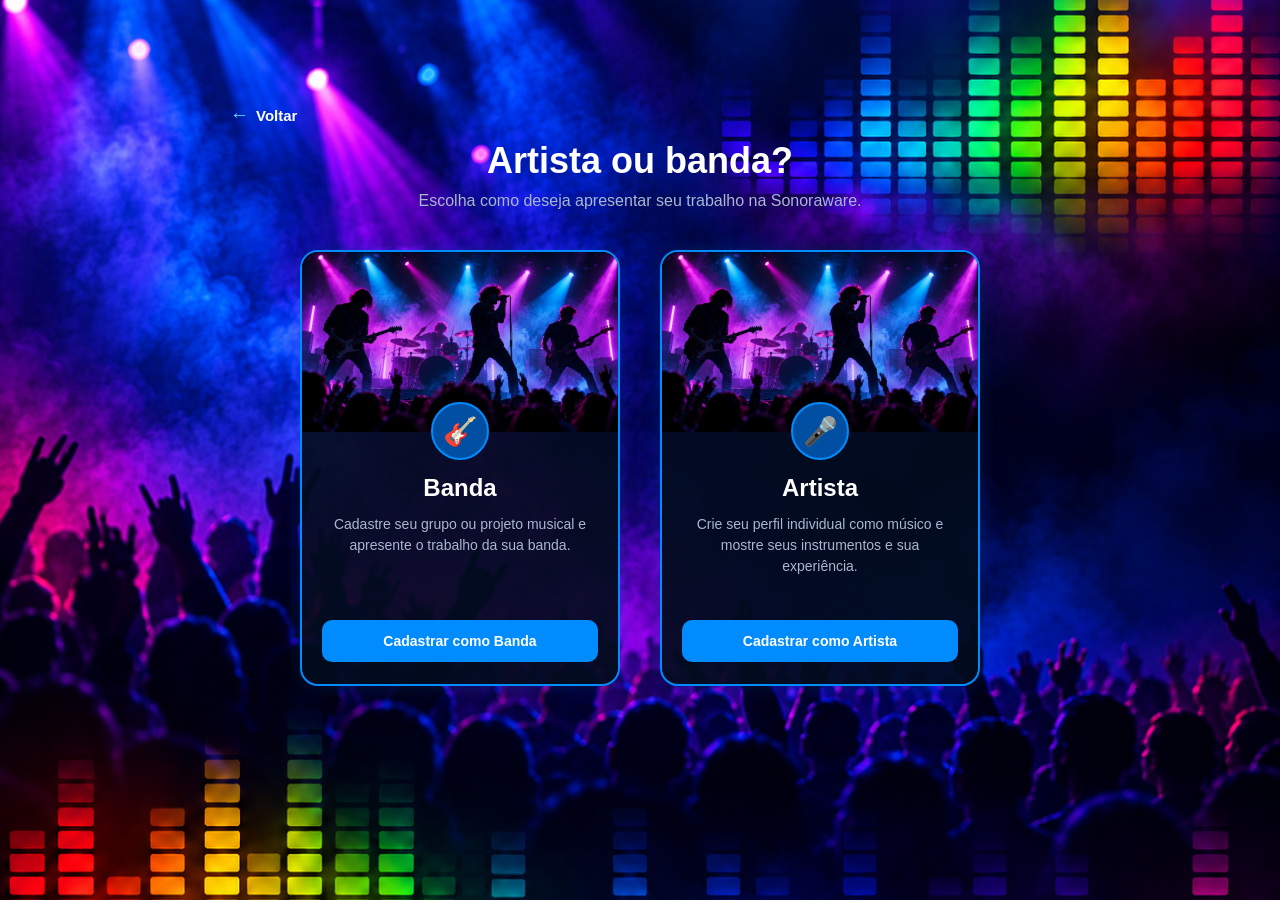
<file: pages/auth/escolha-artista-banda.html>
<!DOCTYPE html>
<html lang="pt-BR">
<head>
    <meta charset="UTF-8">
    <meta name="viewport" content="width=device-width, initial-scale=1.0">
    <link rel="icon" type="image/png" href="/assets/logo/favicon.png">
    <title>Artista ou Banda | Sonoraware</title>
    <link rel="stylesheet" href="/css/global.css">
    <link rel="stylesheet" href="/css/pages/escolha-perfil.css">
</head>
<body>
    <main class="perfil">
        <section class="perfil__conteudo">
            <div class="pagina-voltar">
                <a href="/pages/auth/escolha-perfil.html" class="botao-voltar"><span class="botao-voltar__seta">←</span><span>Voltar</span></a>
            </div>
            <div class="perfil__cabecalho">
                <h1>Artista ou banda?</h1>
                <p>Escolha como deseja apresentar seu trabalho na Sonoraware.</p>
            </div>
            <div class="perfil__opcoes">
                <article class="perfil__card perfil__card--banda">
                    <div class="perfil__imagem"><img src="/assets/images/backgrounds/cardBandas.png" alt=""></div>
                    <div class="perfil__icone" aria-hidden="true">🎸</div>
                    <h2>Banda</h2>
                    <p>Cadastre seu grupo ou projeto musical e apresente o trabalho da sua banda.</p>
                    <a href="/pages/banda/cadastro-banda.html" data-tipo-perfil="banda">Cadastrar como Banda</a>
                </article>
                <article class="perfil__card perfil__card--banda">
                    <div class="perfil__imagem"><img src="/assets/images/backgrounds/cardBandas.png" alt=""></div>
                    <div class="perfil__icone" aria-hidden="true">🎤</div>
                    <h2>Artista</h2>
                    <p>Crie seu perfil individual como músico e mostre seus instrumentos e sua experiência.</p>
                    <a href="/pages/integrante/cadastro-integrante.html" data-tipo-perfil="integrante">Cadastrar como Artista</a>
                </article>
            </div>
        </section>
    </main>
</body>
</html>
</file>
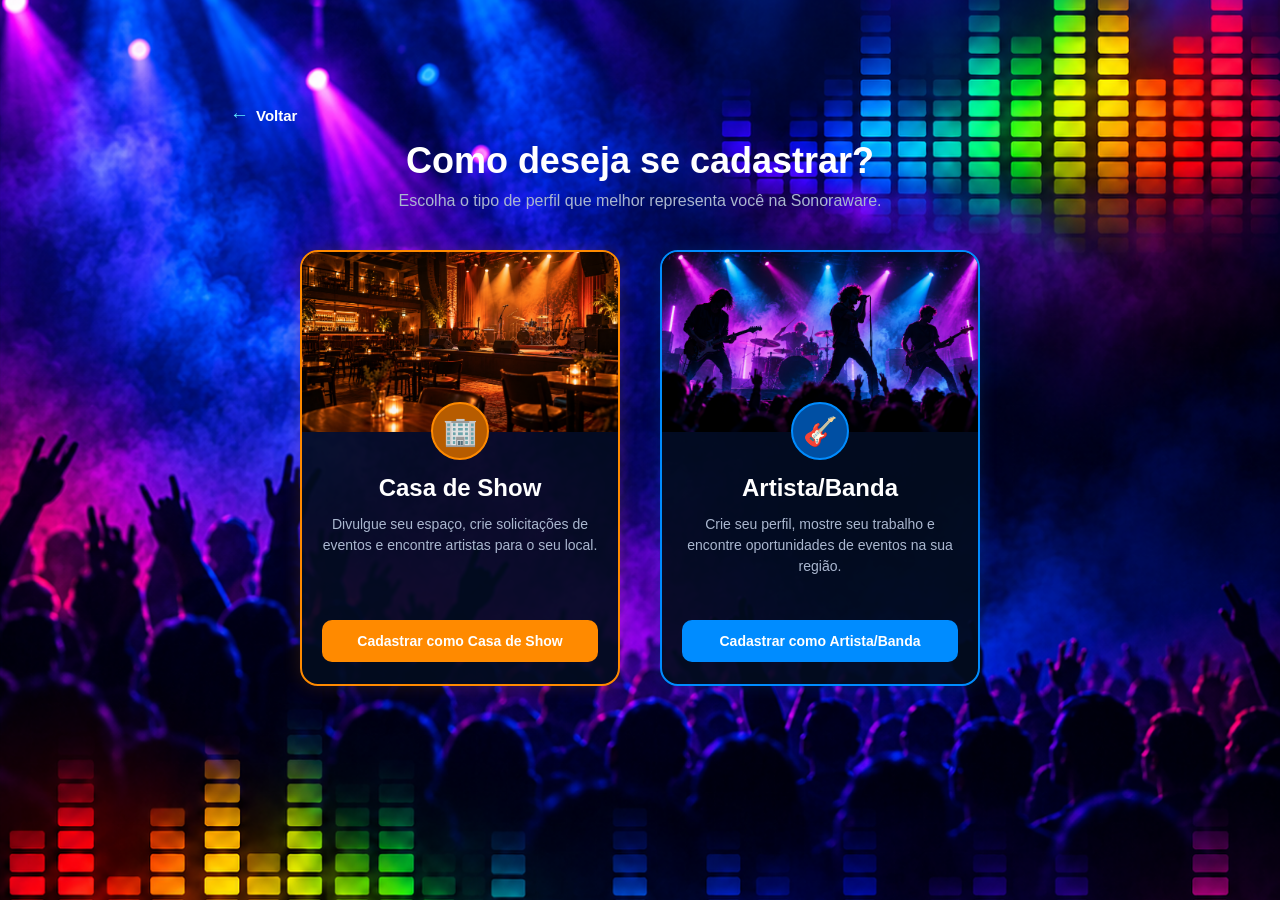
<file: pages/auth/escolha-perfil.html>
<!DOCTYPE html>
<html lang="pt-BR">

<head>
    <meta charset="UTF-8">

    <meta name="viewport" content="width=device-width, initial-scale=1.0">

    <link rel="icon" type="image/png" href="/assets/logo/favicon.png">

    <title>Escolha de Perfil | Sonoraware</title>

    <link rel="stylesheet" href="/css/global.css">
    <link rel="stylesheet" href="/css/pages/escolha-perfil.css">
</head>

<body>

    <main class="perfil">

        <section class="perfil__conteudo">


            <div class="pagina-voltar">

                <a href="/pages/auth/login.html" class="botao-voltar">
                    <span class="botao-voltar__seta">
                        ←
                    </span>

                    <span>
                        Voltar
                    </span>
                </a>

            </div>


            <div class="perfil__cabecalho">

                <h1>
                    Como deseja se cadastrar?
                </h1>

                <p>
                    Escolha o tipo de perfil que melhor representa você na Sonoraware.
                </p>

            </div>


            <div class="perfil__opcoes">


                <article class="perfil__card perfil__card--estabelecimento">

                    <div class="perfil__imagem">

                        <img src="/assets/images/backgrounds/cardCasaDeShow.png" alt="Casa de show">

                    </div>


                    <div class="perfil__icone">
                        🏢
                    </div>


                    <h2>
                        Casa de Show
                    </h2>


                    <p>
                        Divulgue seu espaço, crie solicitações de eventos
                        e encontre artistas para o seu local.
                    </p>


                    <a href="/pages/estabelecimento/cadastro-estabelecimento.html" data-tipo-perfil="estabelecimento">
                        Cadastrar como Casa de Show
                    </a>

                </article>


                <article class="perfil__card perfil__card--banda">

                    <div class="perfil__imagem">

                        <img src="/assets/images/backgrounds/cardBandas.png" alt="Artista ou banda">

                    </div>


                    <div class="perfil__icone">
                        🎸
                    </div>


                    <h2>
                        Artista/Banda
                    </h2>


                    <p>
                        Crie seu perfil, mostre seu trabalho
                        e encontre oportunidades de eventos na sua região.
                    </p>


                    <a href="/pages/auth/escolha-artista-banda.html">
                        Cadastrar como Artista/Banda
                    </a>

                </article>


            </div>

        </section>

    </main>

</body>

</html>
</file>
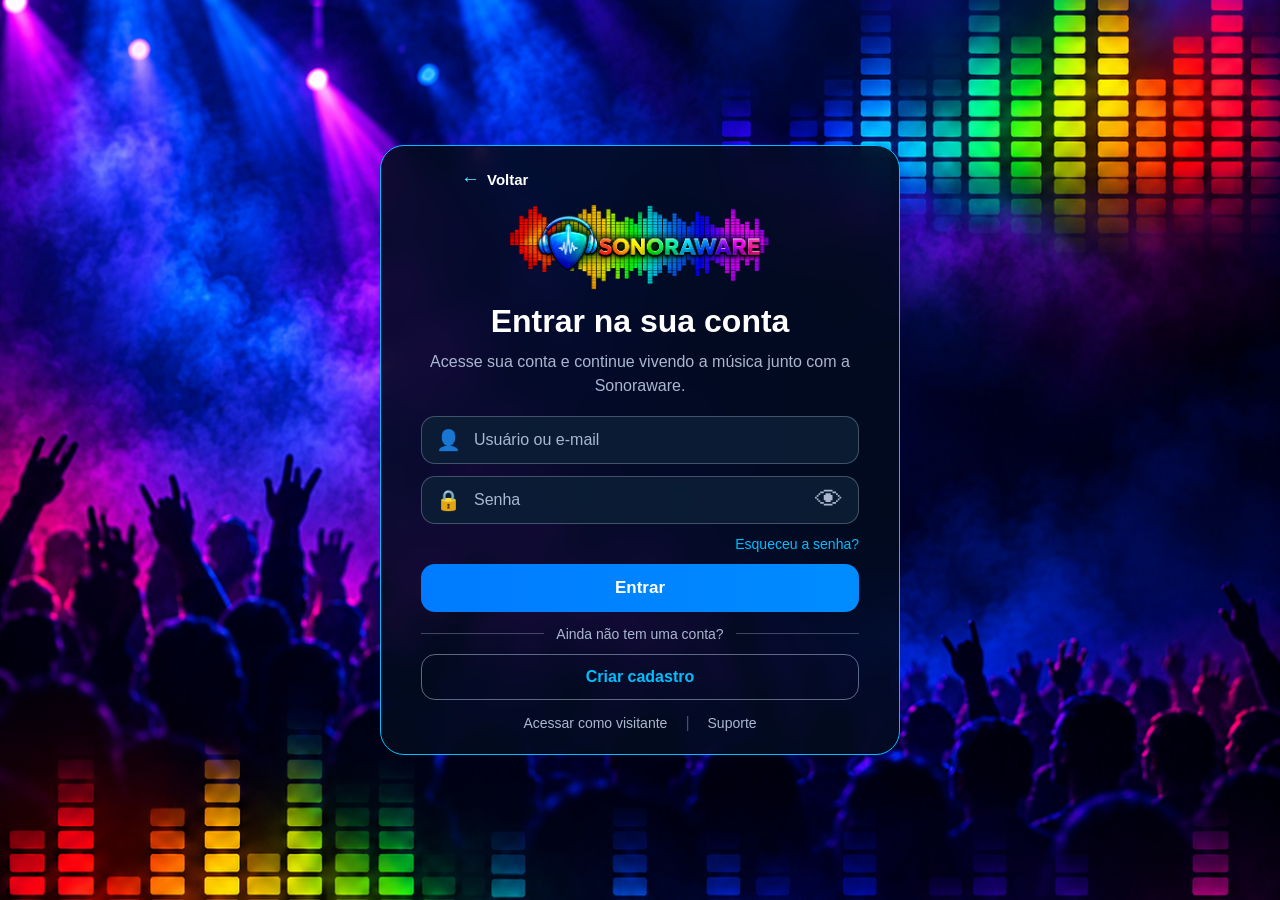
<file: pages/auth/login.html>
<!DOCTYPE html>
<html lang="pt-BR">

<head>
    <meta charset="UTF-8">

    <meta name="viewport" content="width=device-width, initial-scale=1.0">

    <link rel="icon" type="image/png" href="/assets/logo/favicon.png">

    <title>Login | Sonoraware</title>

    <link rel="stylesheet" href="/css/global.css">
    <link rel="stylesheet" href="/css/pages/login.css">
</head>

<body>

    <main class="login">

        <section class="login__card">


            <div class="pagina-voltar">

                <a href="/index.html" class="botao-voltar">
                    <span class="botao-voltar__seta">
                        ←
                    </span>

                    <span>
                        Voltar
                    </span>
                </a>

            </div>


            <div class="login__logo">

                <img src="/assets/logo/iconeHeadder2.png" alt="Logo Sonoraware">

            </div>


            <div class="login__cabecalho">

                <h1>Entrar na sua conta</h1>

                <p>
                    Acesse sua conta e continue vivendo a música
                    junto com a Sonoraware.
                </p>

            </div>


            <form id="form-login" class="login__form">

                <div class="login__campo">

                    <span class="login__icone">
                        👤
                    </span>

                    <input type="text" id="usuario-login" name="usuarioOuEmail" placeholder="Usuário ou e-mail"
                        autocomplete="username" required>

                </div>


                <div class="login__campo">

                    <span class="login__icone">
                        🔒
                    </span>

                    <input type="password" id="senha" name="senha" placeholder="Senha" autocomplete="current-password"
                        required>

                    <button type="button" class="login__mostrar-senha" id="mostrar-senha"
                        aria-label="Mostrar ou esconder senha">
                        <span>👁</span>
                    </button>

                </div>


                <a href="#" class="login__esqueci">
                    Esqueceu a senha?
                </a>


                <button type="submit" class="login__entrar">
                    Entrar
                </button>

            </form>


            <div class="login__divisor">

                <span>
                    Ainda não tem uma conta?
                </span>

            </div>


            <a href="/pages/auth/escolha-perfil.html" class="login__cadastro">
                Criar cadastro
            </a>


            <div class="login__rodape">

                <a href="/index.html">
                    Acessar como visitante
                </a>

                <span>|</span>

                <a href="#">
                    Suporte
                </a>

            </div>

        </section>

    </main>


    <script src="/js/pages/login.js"></script>

</body>

</html>
</file>
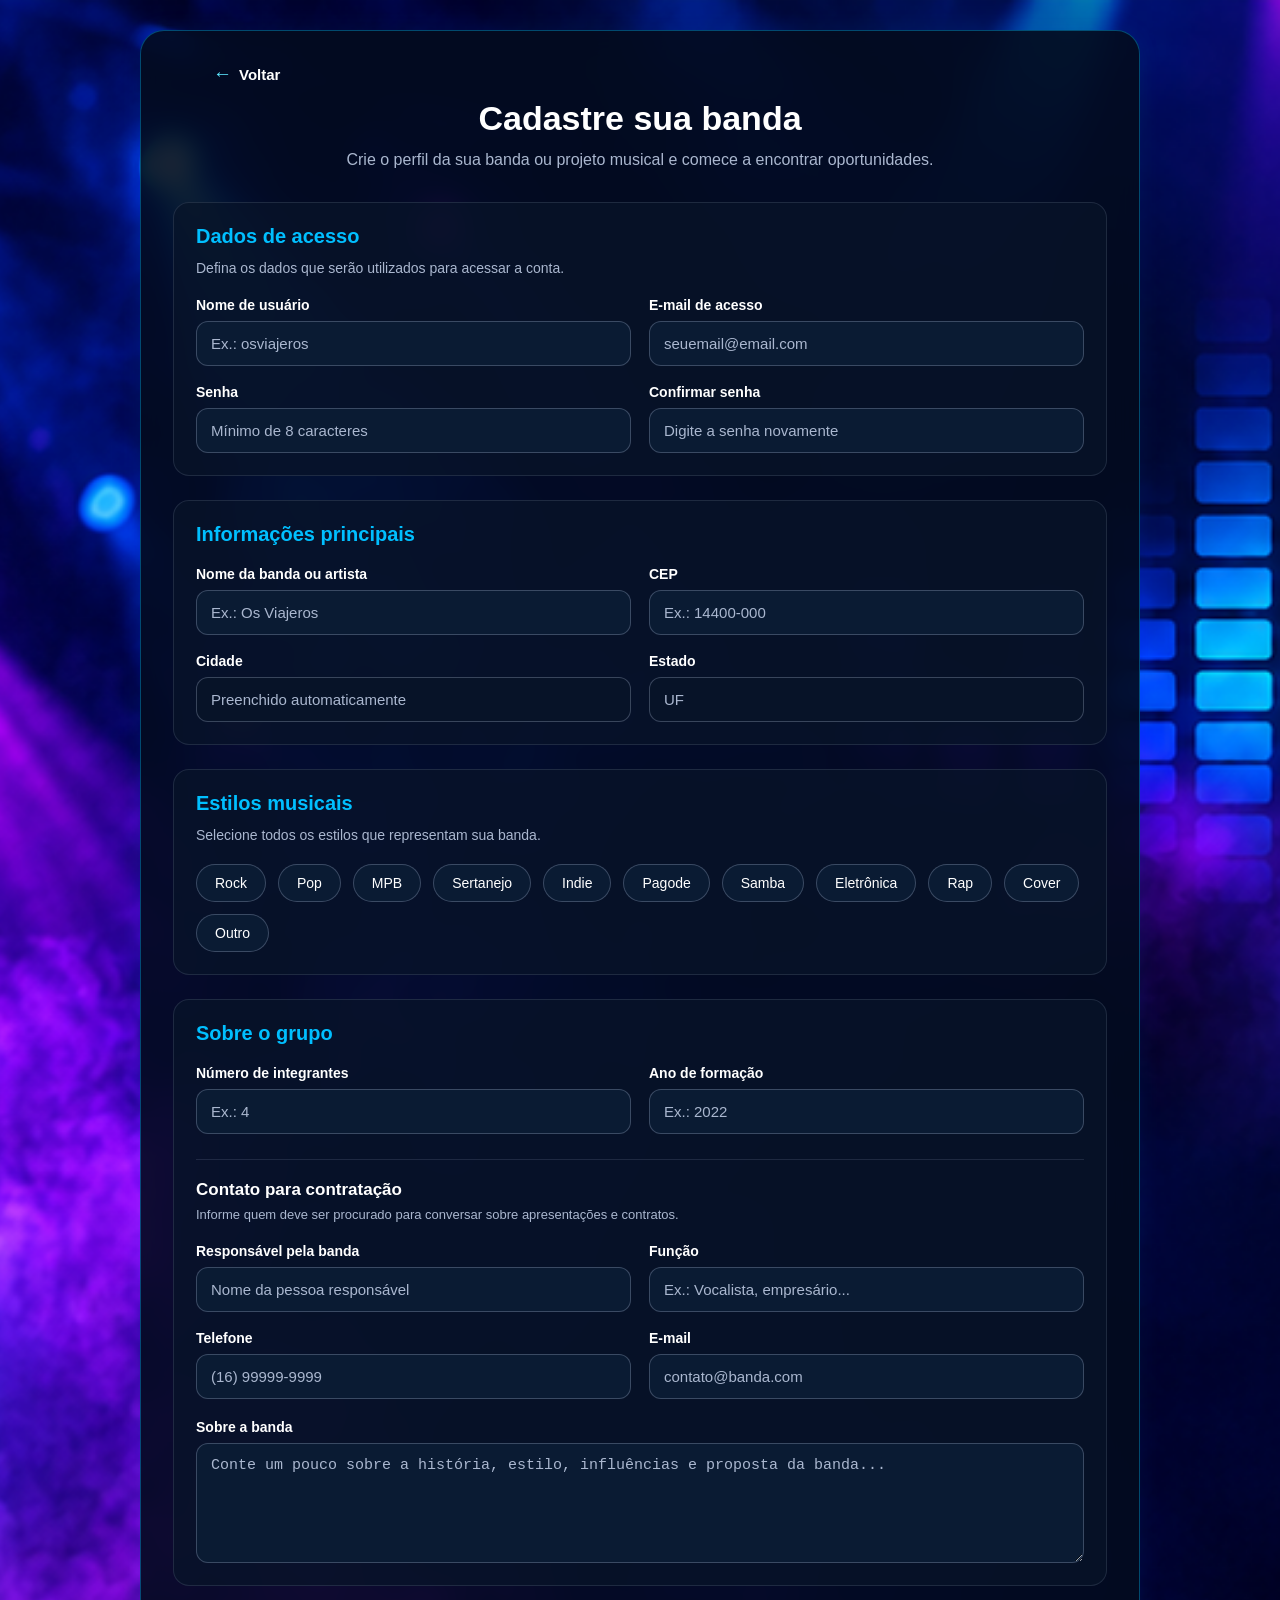
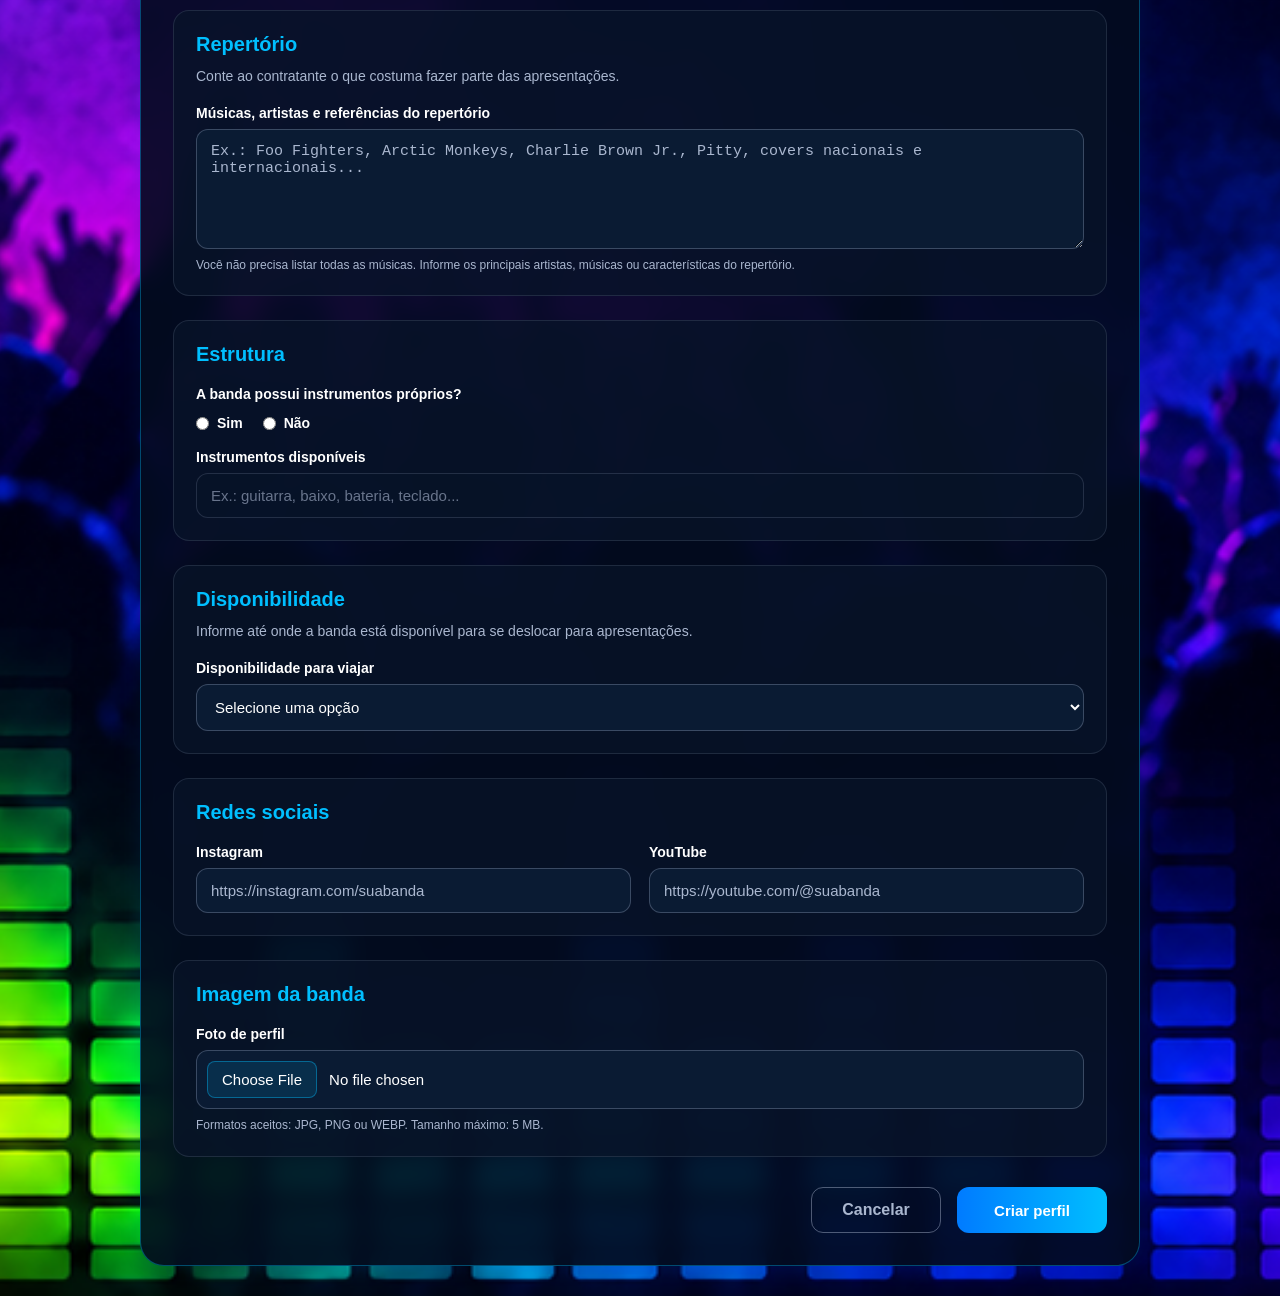
<file: pages/banda/cadastro-banda.html>
<!DOCTYPE html>

<html lang="pt-BR">

<head>

    <meta charset="UTF-8">

    <meta name="viewport" content="width=device-width, initial-scale=1.0">

    <link rel="icon" type="image/png" href="/assets/logo/favicon.png">

    <title>Cadastro de Banda | Sonoraware</title>

    <link rel="stylesheet" href="/css/global.css">
    <link rel="stylesheet" href="/css/pages/cadastro-banda.css">

</head>

<body>

    <main class="cadastro-banda">

        <section class="cadastro-banda__card">


            <div class="pagina-voltar">

                <a href="/pages/auth/escolha-perfil.html" class="botao-voltar">
                    <span class="botao-voltar__seta">
                        ←
                    </span>

                    <span>
                        Voltar
                    </span>
                </a>

            </div>


            <div class="cadastro-banda__cabecalho">

                <h1>Cadastre sua banda</h1>

                <p>
                    Crie o perfil da sua banda ou projeto musical
                    e comece a encontrar oportunidades.
                </p>

            </div>


            <form id="form-cadastro-banda" class="cadastro-banda__form">


                <section class="form-secao">

                    <h2>Dados de acesso</h2>

                    <p class="form-secao__descricao">
                        Defina os dados que serão utilizados para acessar a conta.
                    </p>


                    <div class="form-grid">

                        <div class="form-campo">

                            <label for="usuario">
                                Nome de usuário
                            </label>

                            <input type="text" id="usuario" name="usuario" placeholder="Ex.: osviajeros"
                                autocomplete="username" minlength="3" maxlength="30" pattern="[A-Za-z0-9_-]{3,30}"
                                title="Use de 3 a 30 caracteres, apenas letras, números, hífen ou underline." required>

                        </div>


                        <div class="form-campo">

                            <label for="email-acesso">
                                E-mail de acesso
                            </label>

                            <input type="email" id="email-acesso" name="email" placeholder="seuemail@email.com"
                                autocomplete="email" maxlength="120" required>

                        </div>


                        <div class="form-campo">

                            <label for="senha">
                                Senha
                            </label>

                            <input type="password" id="senha" name="senha" placeholder="Mínimo de 8 caracteres"
                                autocomplete="new-password" minlength="8" maxlength="100" required>

                        </div>


                        <div class="form-campo">

                            <label for="confirmar-senha">
                                Confirmar senha
                            </label>

                            <input type="password" id="confirmar-senha" name="confirmarSenha"
                                placeholder="Digite a senha novamente" autocomplete="new-password" minlength="8"
                                maxlength="100" required>

                            <small class="form-status" id="status-senha"></small>

                        </div>

                    </div>

                </section>


                <section class="form-secao">

                    <h2>Informações principais</h2>


                    <div class="form-grid">

                        <div class="form-campo">

                            <label for="nome-banda">
                                Nome da banda ou artista
                            </label>

                            <input type="text" id="nome-banda" name="nomeBanda" placeholder="Ex.: Os Viajeros"
                                minlength="2" maxlength="100" required>

                        </div>


                        <div class="form-campo">

                            <label for="cep">
                                CEP
                            </label>

                            <input type="text" id="cep" name="cep" placeholder="Ex.: 14400-000" minlength="9"
                                maxlength="9" inputmode="numeric" pattern="[0-9]{5}-[0-9]{3}"
                                title="Digite um CEP no formato 00000-000." required>

                            <small class="form-status" id="status-cep"></small>

                        </div>


                        <div class="form-campo">

                            <label for="cidade">
                                Cidade
                            </label>

                            <input type="text" id="cidade" name="cidade" placeholder="Preenchido automaticamente"
                                maxlength="100" readonly required>

                        </div>


                        <div class="form-campo">

                            <label for="estado">
                                Estado
                            </label>

                            <input type="text" id="estado" name="estado" placeholder="UF" maxlength="2" readonly
                                required>

                        </div>

                    </div>

                </section>


                <section class="form-secao">

                    <h2>Estilos musicais</h2>

                    <p class="form-secao__descricao">
                        Selecione todos os estilos que representam sua banda.
                    </p>


                    <div class="form-estilos">

                        <label class="form-check">
                            <input type="checkbox" name="estilos" value="rock">
                            <span>Rock</span>
                        </label>

                        <label class="form-check">
                            <input type="checkbox" name="estilos" value="pop">
                            <span>Pop</span>
                        </label>

                        <label class="form-check">
                            <input type="checkbox" name="estilos" value="mpb">
                            <span>MPB</span>
                        </label>

                        <label class="form-check">
                            <input type="checkbox" name="estilos" value="sertanejo">
                            <span>Sertanejo</span>
                        </label>

                        <label class="form-check">
                            <input type="checkbox" name="estilos" value="indie">
                            <span>Indie</span>
                        </label>

                        <label class="form-check">
                            <input type="checkbox" name="estilos" value="pagode">
                            <span>Pagode</span>
                        </label>

                        <label class="form-check">
                            <input type="checkbox" name="estilos" value="samba">
                            <span>Samba</span>
                        </label>

                        <label class="form-check">
                            <input type="checkbox" name="estilos" value="eletronica">
                            <span>Eletrônica</span>
                        </label>

                        <label class="form-check">
                            <input type="checkbox" name="estilos" value="rap">
                            <span>Rap</span>
                        </label>

                        <label class="form-check">
                            <input type="checkbox" name="estilos" value="cover">
                            <span>Cover</span>
                        </label>

                        <label class="form-check">
                            <input type="checkbox" name="estilos" value="outro">
                            <span>Outro</span>
                        </label>

                    </div>


                    <small class="form-status" id="status-estilos"></small>

                </section>


                <section class="form-secao">

                    <h2>Sobre o grupo</h2>


                    <div class="form-grid">

                        <div class="form-campo">

                            <label for="integrantes">
                                Número de integrantes
                            </label>

                            <input type="number" id="integrantes" name="numeroIntegrantes" min="1" max="100" step="1"
                                placeholder="Ex.: 4" required>

                        </div>


                        <div class="form-campo">

                            <label for="ano-formacao">
                                Ano de formação
                            </label>

                            <input type="number" id="ano-formacao" name="anoFormacao" min="1900" max="2026" step="1"
                                placeholder="Ex.: 2022">

                        </div>

                    </div>


                    <div class="form-subtitulo">

                        <h3>Contato para contratação</h3>

                        <p>
                            Informe quem deve ser procurado para conversar
                            sobre apresentações e contratos.
                        </p>

                    </div>


                    <div class="form-grid">

                        <div class="form-campo">

                            <label for="responsavel-nome">
                                Responsável pela banda
                            </label>

                            <input type="text" id="responsavel-nome" name="responsavelNome"
                                placeholder="Nome da pessoa responsável" minlength="2" maxlength="100"
                                pattern="[A-Za-zÀ-ÿ' -]{2,100}"
                                title="Digite apenas letras, espaços, hífen ou apóstrofo." required>

                        </div>


                        <div class="form-campo">

                            <label for="responsavel-funcao">
                                Função
                            </label>

                            <input type="text" id="responsavel-funcao" name="responsavelFuncao"
                                placeholder="Ex.: Vocalista, empresário..." maxlength="80">

                        </div>


                        <div class="form-campo">

                            <label for="responsavel-telefone">
                                Telefone
                            </label>

                            <input type="tel" id="responsavel-telefone" name="responsavelTelefone"
                                placeholder="(16) 99999-9999" inputmode="numeric" maxlength="15"
                                pattern="\([0-9]{2}\) [0-9]{4,5}-[0-9]{4}"
                                title="Digite o telefone no formato (00) 00000-0000." required>

                        </div>


                        <div class="form-campo">

                            <label for="responsavel-email">
                                E-mail
                            </label>

                            <input type="email" id="responsavel-email" name="responsavelEmail"
                                placeholder="contato@banda.com" maxlength="120" required>

                        </div>

                    </div>


                    <div class="form-campo form-campo--descricao">

                        <label for="descricao">
                            Sobre a banda
                        </label>

                        <textarea id="descricao" name="descricao" maxlength="1000"
                            placeholder="Conte um pouco sobre a história, estilo, influências e proposta da banda..."></textarea>

                    </div>

                </section>


                <section class="form-secao">

                    <h2>Repertório</h2>

                    <p class="form-secao__descricao">
                        Conte ao contratante o que costuma fazer parte das apresentações.
                    </p>


                    <div class="form-campo">

                        <label for="repertorio">
                            Músicas, artistas e referências do repertório
                        </label>

                        <textarea id="repertorio" name="repertorio" maxlength="1500"
                            placeholder="Ex.: Foo Fighters, Arctic Monkeys, Charlie Brown Jr., Pitty, covers nacionais e internacionais..."></textarea>

                        <small class="form-ajuda">
                            Você não precisa listar todas as músicas.
                            Informe os principais artistas, músicas ou
                            características do repertório.
                        </small>

                    </div>

                </section>


                <section class="form-secao">

                    <h2>Estrutura</h2>


                    <div class="form-campo">

                        <label>
                            A banda possui instrumentos próprios?
                        </label>


                        <div class="form-opcoes">

                            <label class="form-radio">

                                <input type="radio" name="instrumentosProprios" value="sim" required>

                                <span>Sim</span>

                            </label>


                            <label class="form-radio">

                                <input type="radio" name="instrumentosProprios" value="nao">

                                <span>Não</span>

                            </label>

                        </div>

                    </div>


                    <div class="form-campo">

                        <label for="instrumentos">
                            Instrumentos disponíveis
                        </label>

                        <input type="text" id="instrumentos" name="instrumentos" maxlength="300"
                            placeholder="Ex.: guitarra, baixo, bateria, teclado...">

                    </div>

                </section>


                <section class="form-secao">

                    <h2>Disponibilidade</h2>

                    <p class="form-secao__descricao">
                        Informe até onde a banda está disponível
                        para se deslocar para apresentações.
                    </p>


                    <div class="form-campo">

                        <label for="disponibilidade">
                            Disponibilidade para viajar
                        </label>

                        <select id="disponibilidade" name="disponibilidade" required>

                            <option value="">
                                Selecione uma opção
                            </option>

                            <option value="cidade">
                                Somente na minha cidade
                            </option>

                            <option value="regiao">
                                Minha cidade e região
                            </option>

                            <option value="estado">
                                Todo o estado
                            </option>

                            <option value="brasil">
                                Todo o Brasil
                            </option>

                        </select>

                    </div>

                </section>


                <section class="form-secao">

                    <h2>Redes sociais</h2>


                    <div class="form-grid">

                        <div class="form-campo">

                            <label for="instagram">
                                Instagram
                            </label>

                            <input type="url" id="instagram" name="instagram"
                                placeholder="https://instagram.com/suabanda" maxlength="200"
                                pattern="https://(www\.)?instagram\.com/.+" title="Digite uma URL válida do Instagram.">

                        </div>


                        <div class="form-campo">

                            <label for="youtube">
                                YouTube
                            </label>

                            <input type="url" id="youtube" name="youtube" placeholder="https://youtube.com/@suabanda"
                                maxlength="250" pattern="https://(www\.)?(youtube\.com|youtu\.be)/.+"
                                title="Digite uma URL válida do YouTube.">

                        </div>

                    </div>

                </section>


                <section class="form-secao">

                    <h2>Imagem da banda</h2>


                    <div class="form-campo">

                        <label for="foto-banda">
                            Foto de perfil
                        </label>

                        <input type="file" id="foto-banda" name="fotoBanda" accept="image/jpeg,image/png,image/webp">

                        <small class="form-ajuda">
                            Formatos aceitos: JPG, PNG ou WEBP. Tamanho máximo: 5 MB.
                        </small>

                        <small class="form-status" id="status-imagem"></small>

                    </div>

                </section>


                <small class="form-status cadastro-banda__status" id="status-cadastro"></small>


                <div class="cadastro-banda__acoes">

                    <a href="/pages/auth/escolha-perfil.html" class="cadastro-banda__cancelar">
                        Cancelar
                    </a>


                    <button type="submit" class="cadastro-banda__salvar" id="botao-criar-perfil">
                        Criar perfil
                    </button>

                </div>

            </form>

        </section>

    </main>


    <script src="/js/pages/cadastro-banda.js"></script>

</body>

</html>
</file>
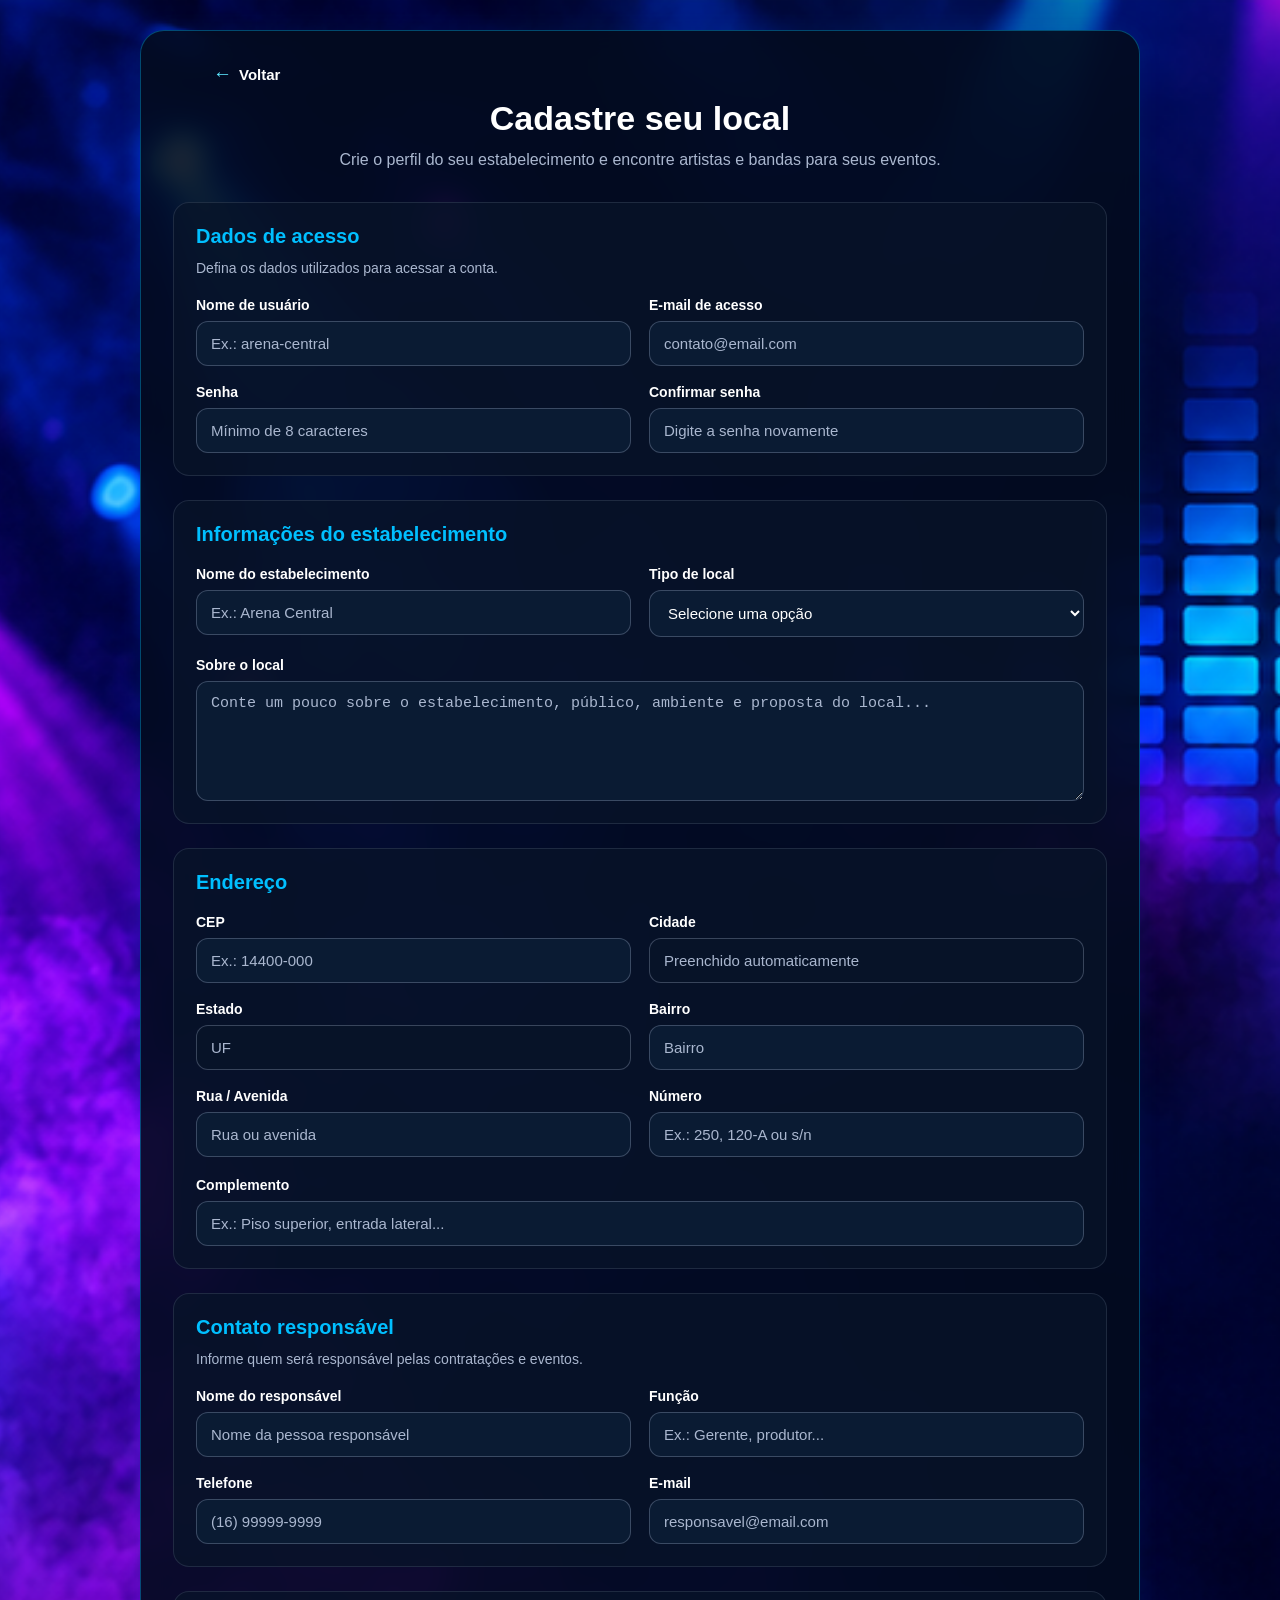
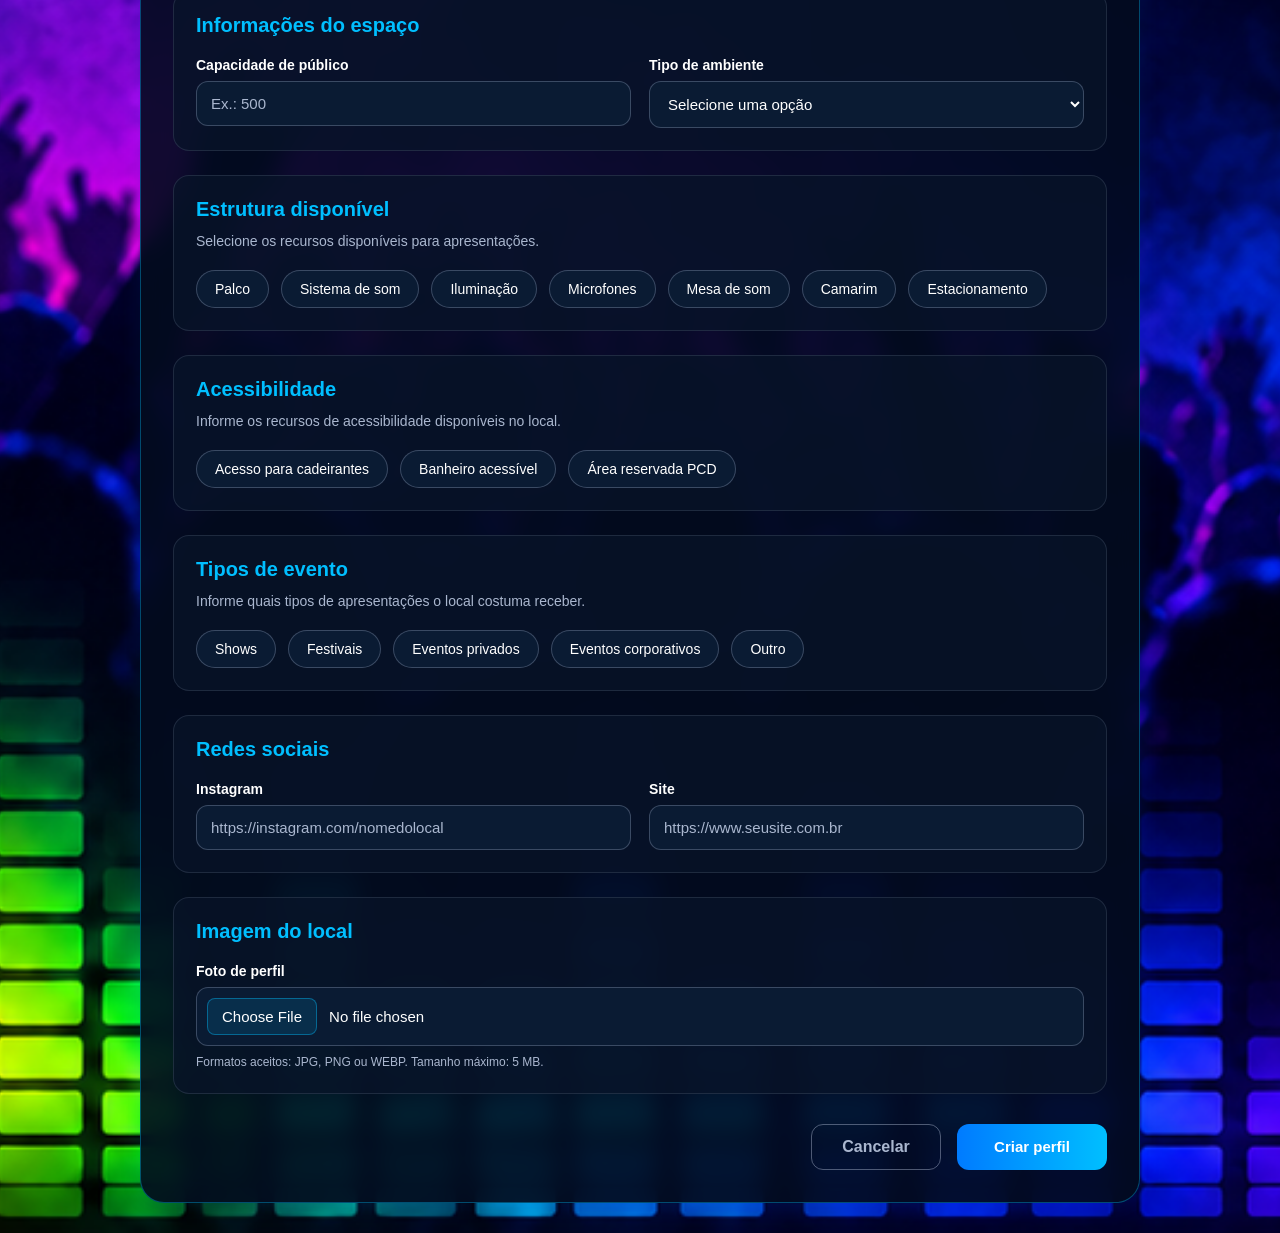
<file: pages/estabelecimento/cadastro-estabelecimento.html>
<!DOCTYPE html>
<html lang="pt-BR">

<head>
    <meta charset="UTF-8">

    <meta name="viewport" content="width=device-width, initial-scale=1.0">

    <link rel="icon" type="image/png" href="/assets/logo/favicon.png">

    <title>Cadastro de Local | Sonoraware</title>

    <link rel="stylesheet" href="/css/global.css">
    <link rel="stylesheet" href="/css/pages/cadastro-estabelecimento.css">

</head>

<body>

    <main class="cadastro-estabelecimento">

        <section class="cadastro-estabelecimento__card">


            <div class="pagina-voltar">

                <a href="/pages/auth/escolha-perfil.html" class="botao-voltar">
                    <span class="botao-voltar__seta">←</span>
                    <span>Voltar</span>
                </a>

            </div>


            <div class="cadastro-estabelecimento__cabecalho">

                <h1>
                    Cadastre seu local
                </h1>

                <p>
                    Crie o perfil do seu estabelecimento e encontre
                    artistas e bandas para seus eventos.
                </p>

            </div>


            <form id="form-cadastro-estabelecimento" class="cadastro-estabelecimento__form">


                <section class="form-secao">

                    <h2>
                        Dados de acesso
                    </h2>

                    <p class="form-secao__descricao">
                        Defina os dados utilizados para acessar a conta.
                    </p>


                    <div class="form-grid">

                        <div class="form-campo">

                            <label for="usuario">
                                Nome de usuário
                            </label>

                            <input type="text" id="usuario" name="usuario" placeholder="Ex.: arena-central"
                                autocomplete="username" minlength="3" maxlength="30" pattern="[A-Za-z0-9_-]{3,30}"
                                title="Use de 3 a 30 caracteres, apenas letras, números, hífen ou underline." required>

                        </div>


                        <div class="form-campo">

                            <label for="email-acesso">
                                E-mail de acesso
                            </label>

                            <input type="email" id="email-acesso" name="email" placeholder="contato@email.com"
                                autocomplete="email" maxlength="120" required>

                        </div>


                        <div class="form-campo">

                            <label for="senha">
                                Senha
                            </label>

                            <input type="password" id="senha" name="senha" placeholder="Mínimo de 8 caracteres"
                                autocomplete="new-password" minlength="8" maxlength="100" required>

                        </div>


                        <div class="form-campo">

                            <label for="confirmar-senha">
                                Confirmar senha
                            </label>

                            <input type="password" id="confirmar-senha" name="confirmarSenha"
                                placeholder="Digite a senha novamente" autocomplete="new-password" minlength="8"
                                maxlength="100" required>

                            <small class="form-status" id="status-senha"></small>

                        </div>

                    </div>

                </section>


                <section class="form-secao">

                    <h2>
                        Informações do estabelecimento
                    </h2>


                    <div class="form-grid">

                        <div class="form-campo">

                            <label for="nome-estabelecimento">
                                Nome do estabelecimento
                            </label>

                            <input type="text" id="nome-estabelecimento" name="nomeEstabelecimento"
                                placeholder="Ex.: Arena Central" minlength="2" maxlength="100" required>

                        </div>


                        <div class="form-campo">

                            <label for="tipo-estabelecimento">
                                Tipo de local
                            </label>

                            <select id="tipo-estabelecimento" name="tipoEstabelecimento" required>

                                <option value="">
                                    Selecione uma opção
                                </option>

                                <option value="casa-show">
                                    Casa de show
                                </option>

                                <option value="bar">
                                    Bar
                                </option>

                                <option value="restaurante">
                                    Restaurante
                                </option>

                                <option value="pub">
                                    Pub
                                </option>

                                <option value="boate">
                                    Boate
                                </option>

                                <option value="espaco-eventos">
                                    Espaço de eventos
                                </option>

                                <option value="outro">
                                    Outro
                                </option>

                            </select>

                        </div>

                    </div>


                    <div class="form-campo form-campo--descricao">

                        <label for="descricao">
                            Sobre o local
                        </label>

                        <textarea id="descricao" name="descricao" minlength="10" maxlength="1000"
                            placeholder="Conte um pouco sobre o estabelecimento, público, ambiente e proposta do local..."></textarea>

                    </div>

                </section>


                <section class="form-secao">

                    <h2>
                        Endereço
                    </h2>


                    <div class="form-grid">

                        <div class="form-campo">

                            <label for="cep">
                                CEP
                            </label>

                            <input type="text" id="cep" name="cep" placeholder="Ex.: 14400-000" minlength="9"
                                maxlength="9" inputmode="numeric" pattern="[0-9]{5}-[0-9]{3}"
                                title="Digite um CEP no formato 00000-000." required>

                            <small class="form-status" id="status-cep"></small>

                        </div>


                        <div class="form-campo">

                            <label for="cidade">
                                Cidade
                            </label>

                            <input type="text" id="cidade" name="cidade" placeholder="Preenchido automaticamente"
                                maxlength="100" readonly required>

                        </div>


                        <div class="form-campo">

                            <label for="estado">
                                Estado
                            </label>

                            <input type="text" id="estado" name="estado" placeholder="UF" maxlength="2" readonly
                                required>

                        </div>


                        <div class="form-campo">

                            <label for="bairro">
                                Bairro
                            </label>

                            <input type="text" id="bairro" name="bairro" placeholder="Bairro" minlength="2"
                                maxlength="100" required>

                        </div>


                        <div class="form-campo">

                            <label for="logradouro">
                                Rua / Avenida
                            </label>

                            <input type="text" id="logradouro" name="logradouro" placeholder="Rua ou avenida"
                                minlength="2" maxlength="150" required>

                        </div>


                        <div class="form-campo">

                            <label for="numero">
                                Número
                            </label>

                            <input type="text" id="numero" name="numero" placeholder="Ex.: 250, 120-A ou s/n"
                                maxlength="10" pattern="[A-Za-z0-9/-]+"
                                title="Use apenas letras, números, hífen ou barra." required>

                        </div>

                    </div>


                    <div class="form-campo form-campo--descricao">

                        <label for="complemento">
                            Complemento
                        </label>

                        <input type="text" id="complemento" name="complemento"
                            placeholder="Ex.: Piso superior, entrada lateral..." maxlength="150">

                    </div>

                </section>


                <section class="form-secao">

                    <h2>
                        Contato responsável
                    </h2>

                    <p class="form-secao__descricao">
                        Informe quem será responsável pelas contratações e eventos.
                    </p>


                    <div class="form-grid">

                        <div class="form-campo">

                            <label for="responsavel-nome">
                                Nome do responsável
                            </label>

                            <input type="text" id="responsavel-nome" name="responsavelNome"
                                placeholder="Nome da pessoa responsável" minlength="2" maxlength="100"
                                pattern="[A-Za-zÀ-ÿ' -]{2,100}"
                                title="Digite apenas letras, espaços, hífen ou apóstrofo." required>

                        </div>


                        <div class="form-campo">

                            <label for="responsavel-funcao">
                                Função
                            </label>

                            <input type="text" id="responsavel-funcao" name="responsavelFuncao"
                                placeholder="Ex.: Gerente, produtor..." maxlength="80">

                        </div>


                        <div class="form-campo">

                            <label for="responsavel-telefone">
                                Telefone
                            </label>

                            <input type="tel" id="responsavel-telefone" name="responsavelTelefone"
                                placeholder="(16) 99999-9999" inputmode="numeric" maxlength="15"
                                pattern="\([0-9]{2}\) [0-9]{4,5}-[0-9]{4}"
                                title="Digite o telefone no formato (00) 00000-0000." required>

                        </div>


                        <div class="form-campo">

                            <label for="responsavel-email">
                                E-mail
                            </label>

                            <input type="email" id="responsavel-email" name="responsavelEmail"
                                placeholder="responsavel@email.com" maxlength="120" required>

                        </div>

                    </div>

                </section>


                <section class="form-secao">

                    <h2>
                        Informações do espaço
                    </h2>


                    <div class="form-grid">

                        <div class="form-campo">

                            <label for="capacidade">
                                Capacidade de público
                            </label>

                            <input type="number" id="capacidade" name="capacidade" min="1" max="1000000" step="1"
                                placeholder="Ex.: 500" required>

                        </div>


                        <div class="form-campo">

                            <label for="tipo-ambiente">
                                Tipo de ambiente
                            </label>

                            <select id="tipo-ambiente" name="tipoAmbiente" required>

                                <option value="">
                                    Selecione uma opção
                                </option>

                                <option value="fechado">
                                    Fechado
                                </option>

                                <option value="aberto">
                                    Aberto
                                </option>

                                <option value="misto">
                                    Misto
                                </option>

                            </select>

                        </div>

                    </div>

                </section>


                <section class="form-secao">

                    <h2>
                        Estrutura disponível
                    </h2>

                    <p class="form-secao__descricao">
                        Selecione os recursos disponíveis para apresentações.
                    </p>


                    <div class="form-estilos">

                        <label class="form-check">
                            <input type="checkbox" name="estrutura" value="palco">
                            <span>Palco</span>
                        </label>

                        <label class="form-check">
                            <input type="checkbox" name="estrutura" value="som">
                            <span>Sistema de som</span>
                        </label>

                        <label class="form-check">
                            <input type="checkbox" name="estrutura" value="iluminacao">
                            <span>Iluminação</span>
                        </label>

                        <label class="form-check">
                            <input type="checkbox" name="estrutura" value="microfones">
                            <span>Microfones</span>
                        </label>

                        <label class="form-check">
                            <input type="checkbox" name="estrutura" value="mesa-som">
                            <span>Mesa de som</span>
                        </label>

                        <label class="form-check">
                            <input type="checkbox" name="estrutura" value="camarim">
                            <span>Camarim</span>
                        </label>

                        <label class="form-check">
                            <input type="checkbox" name="estrutura" value="estacionamento">
                            <span>Estacionamento</span>
                        </label>

                    </div>

                </section>


                <section class="form-secao">

                    <h2>
                        Acessibilidade
                    </h2>

                    <p class="form-secao__descricao">
                        Informe os recursos de acessibilidade disponíveis no local.
                    </p>


                    <div class="form-estilos">

                        <label class="form-check">
                            <input type="checkbox" name="acessibilidade" value="acesso-cadeirantes">
                            <span>Acesso para cadeirantes</span>
                        </label>

                        <label class="form-check">
                            <input type="checkbox" name="acessibilidade" value="banheiro-acessivel">
                            <span>Banheiro acessível</span>
                        </label>

                        <label class="form-check">
                            <input type="checkbox" name="acessibilidade" value="area-pcd">
                            <span>Área reservada PCD</span>
                        </label>

                    </div>

                </section>


                <section class="form-secao">

                    <h2>
                        Tipos de evento
                    </h2>

                    <p class="form-secao__descricao">
                        Informe quais tipos de apresentações o local costuma receber.
                    </p>


                    <div class="form-estilos">

                        <label class="form-check">
                            <input type="checkbox" name="tiposEvento" value="show">
                            <span>Shows</span>
                        </label>

                        <label class="form-check">
                            <input type="checkbox" name="tiposEvento" value="festival">
                            <span>Festivais</span>
                        </label>

                        <label class="form-check">
                            <input type="checkbox" name="tiposEvento" value="evento-privado">
                            <span>Eventos privados</span>
                        </label>

                        <label class="form-check">
                            <input type="checkbox" name="tiposEvento" value="evento-corporativo">
                            <span>Eventos corporativos</span>
                        </label>

                        <label class="form-check">
                            <input type="checkbox" name="tiposEvento" value="outro">
                            <span>Outro</span>
                        </label>

                    </div>


                    <small class="form-status" id="status-eventos"></small>

                </section>


                <section class="form-secao">

                    <h2>
                        Redes sociais
                    </h2>


                    <div class="form-grid">

                        <div class="form-campo">

                            <label for="instagram">
                                Instagram
                            </label>

                            <input type="url" id="instagram" name="instagram"
                                placeholder="https://instagram.com/nomedolocal" maxlength="200"
                                pattern="https://(www\.)?instagram\.com/.+"
                                title="Digite uma URL válida do Instagram começando com https://instagram.com/.">

                        </div>


                        <div class="form-campo">

                            <label for="site">
                                Site
                            </label>

                            <input type="url" id="site" name="site" placeholder="https://www.seusite.com.br"
                                maxlength="250" pattern="https?://.+"
                                title="Digite uma URL começando com http:// ou https://.">

                        </div>

                    </div>

                </section>


                <section class="form-secao">

                    <h2>
                        Imagem do local
                    </h2>


                    <div class="form-campo">

                        <label for="foto-estabelecimento">
                            Foto de perfil
                        </label>

                        <input type="file" id="foto-estabelecimento" name="fotoEstabelecimento"
                            accept="image/jpeg,image/png,image/webp">

                        <small class="form-ajuda">
                            Formatos aceitos: JPG, PNG ou WEBP. Tamanho máximo: 5 MB.
                        </small>

                        <small class="form-status" id="status-imagem"></small>

                    </div>

                </section>


                <small class="form-status cadastro-estabelecimento__status" id="status-cadastro"></small>


                <div class="cadastro-estabelecimento__acoes">

                    <a href="/pages/auth/escolha-perfil.html" class="cadastro-estabelecimento__cancelar">
                        Cancelar
                    </a>


                    <button type="submit" class="cadastro-estabelecimento__salvar" id="botao-criar-perfil">
                        Criar perfil
                    </button>

                </div>

            </form>

        </section>

    </main>


    <script src="/js/pages/cadastro-estabelecimento.js"></script>

</body>

</html>
</file>
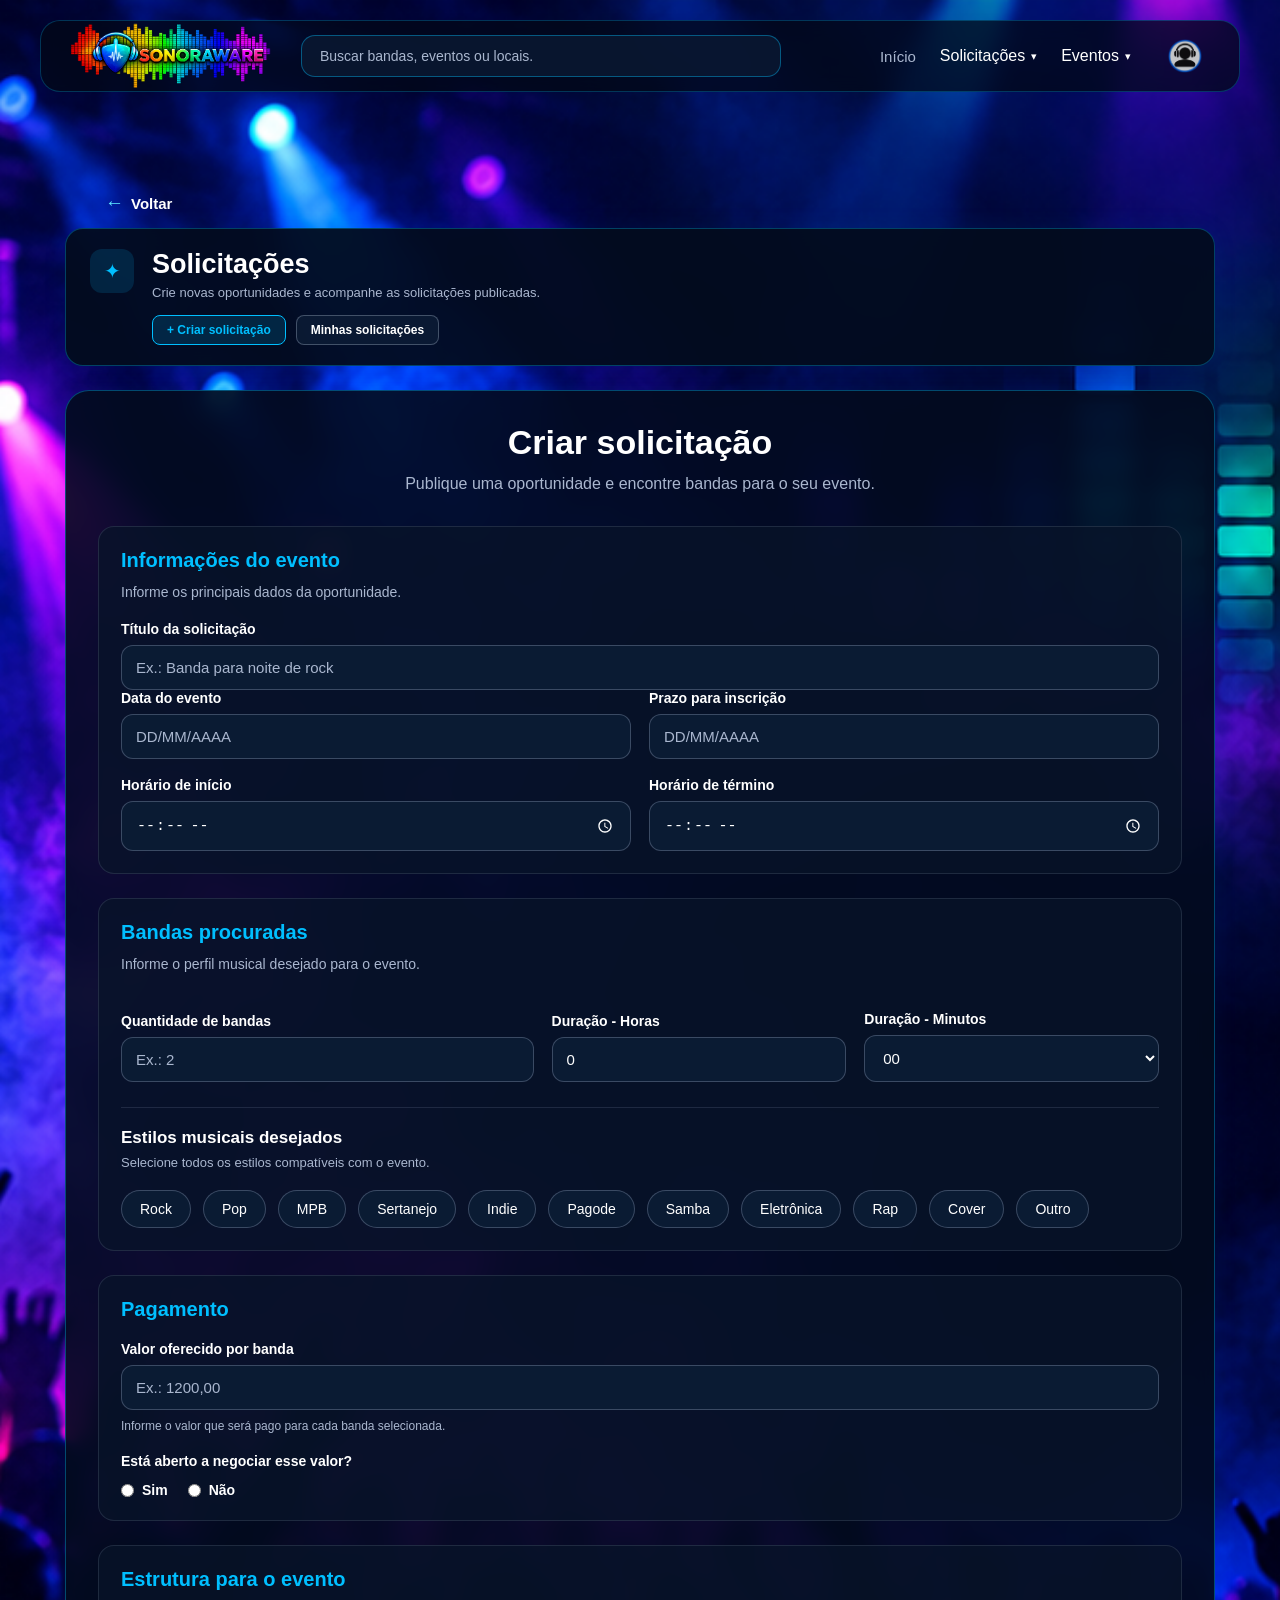
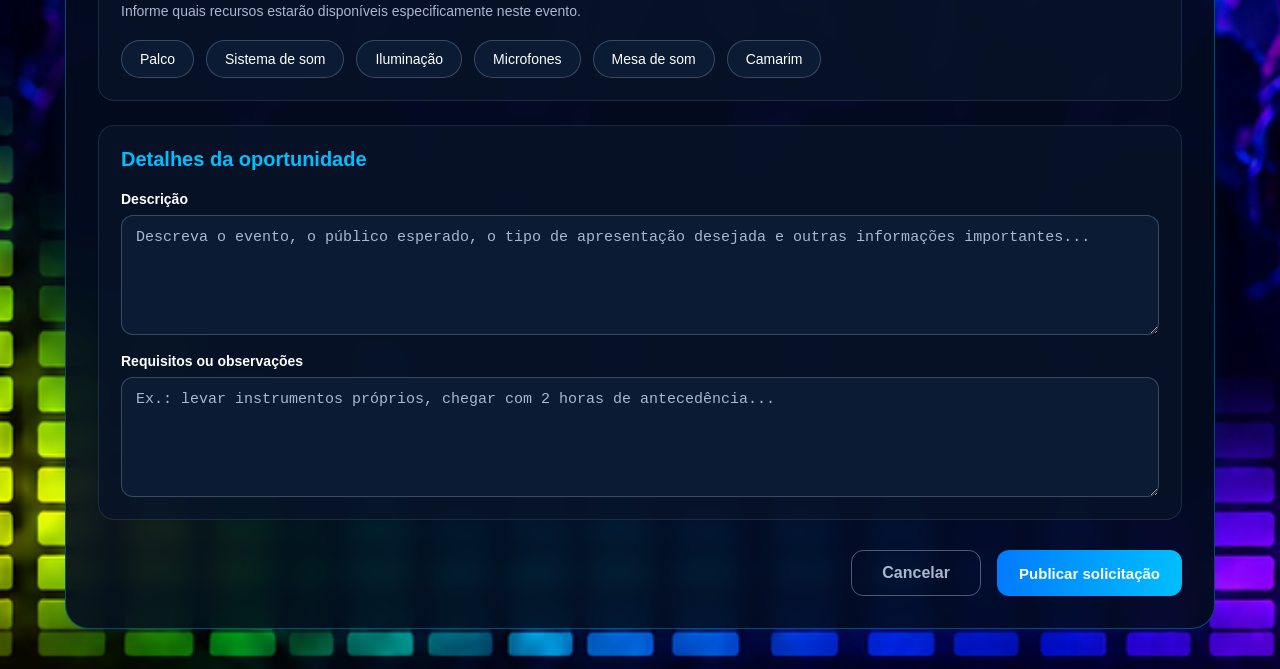
<file: pages/estabelecimento/criar-solicitacao.html>
<!DOCTYPE html>

<html lang="pt-BR">

<head>

    <meta charset="UTF-8">

    <meta name="viewport" content="width=device-width, initial-scale=1.0">

    <link rel="icon" type="image/png" href="/assets/logo/favicon.png">

    <title>Criar Solicitação | Sonoraware</title>

    <link rel="stylesheet" href="/css/global.css">
    <link rel="stylesheet" href="/css/components/header.css">
    <link rel="stylesheet" href="/css/pages/criar-solicitacao.css">

</head>

<body>

    <div id="header-container"></div>


    <main class="criar-solicitacao">

        <div class="criar-solicitacao__container">


            <div class="pagina-voltar">

                <a href="/index.html" class="botao-voltar">
                    <span class="botao-voltar__seta">←</span>
                    <span>Voltar</span>
                </a>

            </div>


            <section class="solicitacoes-menu">

                <div class="solicitacoes-menu__icone">
                    ✦
                </div>


                <div class="solicitacoes-menu__conteudo">

                    <h1>
                        Solicitações
                    </h1>

                    <p>
                        Crie novas oportunidades e acompanhe as solicitações publicadas.
                    </p>


                    <div class="solicitacoes-menu__acoes">

                        <a href="/pages/estabelecimento/criar-solicitacao.html"
                            class="solicitacoes-menu__botao solicitacoes-menu__botao--ativo">
                            + Criar solicitação
                        </a>


                        <a href="/pages/estabelecimento/minhas-solicitacoes.html"
                            class="solicitacoes-menu__botao solicitacoes-menu__botao--secundario">
                            Minhas solicitações
                        </a>

                    </div>

                </div>

            </section>


            <section class="criar-solicitacao__card">

                <div class="criar-solicitacao__cabecalho">

                    <h1>
                        Criar solicitação
                    </h1>

                    <p>
                        Publique uma oportunidade e encontre bandas
                        para o seu evento.
                    </p>

                </div>


                <form id="form-criar-solicitacao" class="criar-solicitacao__form">


                    <section class="form-secao">

                        <h2>
                            Informações do evento
                        </h2>

                        <p class="form-secao__descricao">
                            Informe os principais dados da oportunidade.
                        </p>


                        <div class="form-campo">

                            <label for="titulo">
                                Título da solicitação
                            </label>

                            <input type="text" id="titulo" name="titulo" placeholder="Ex.: Banda para noite de rock"
                                minlength="5" maxlength="100" required>

                        </div>


                        <div class="form-grid">

                            <div class="form-campo">

                                <label for="data-evento">
                                    Data do evento
                                </label>

                                <input type="text" id="data-evento" name="dataEvento" placeholder="DD/MM/AAAA"
                                    maxlength="10" inputmode="numeric" autocomplete="off" required>

                            </div>


                            <div class="form-campo">

                                <label for="prazo-inscricao">
                                    Prazo para inscrição
                                </label>

                                <input type="text" id="prazo-inscricao" name="prazoInscricao" placeholder="DD/MM/AAAA"
                                    maxlength="10" inputmode="numeric" autocomplete="off" required>

                            </div>


                            <div class="form-campo">

                                <label for="horario-inicio">
                                    Horário de início
                                </label>

                                <input type="time" id="horario-inicio" name="horarioInicio" required>

                            </div>


                            <div class="form-campo">

                                <label for="horario-fim">
                                    Horário de término
                                </label>

                                <input type="time" id="horario-fim" name="horarioFim" required>

                            </div>

                        </div>

                    </section>


                    <section class="form-secao">

                        <h2>
                            Bandas procuradas
                        </h2>

                        <p class="form-secao__descricao">
                            Informe o perfil musical desejado para o evento.
                        </p>


                        <div class="bandas-grid">

                            <div class="form-campo">

                                <label for="quantidade-bandas">
                                    Quantidade de bandas
                                </label>

                                <input type="number" id="quantidade-bandas" name="quantidadeBandas" min="1" max="50"
                                    step="1" placeholder="Ex.: 2" required>

                            </div>


                            <div class="form-campo">

                                <label for="duracao-horas">
                                    Duração - Horas
                                </label>

                                <input type="number" id="duracao-horas" name="duracaoHoras" min="0" max="24" step="1"
                                    value="0" required>

                            </div>


                            <div class="form-campo">

                                <label for="duracao-minutos">
                                    Duração - Minutos
                                </label>

                                <select id="duracao-minutos" name="duracaoMinutos" required>

                                    <option value="0">00</option>
                                    <option value="5">05</option>
                                    <option value="10">10</option>
                                    <option value="15">15</option>
                                    <option value="20">20</option>
                                    <option value="25">25</option>
                                    <option value="30">30</option>
                                    <option value="35">35</option>
                                    <option value="40">40</option>
                                    <option value="45">45</option>
                                    <option value="50">50</option>
                                    <option value="55">55</option>

                                </select>

                            </div>

                        </div>


                        <small class="form-status" id="status-duracao"></small>


                        <div class="form-subtitulo">

                            <h3>
                                Estilos musicais desejados
                            </h3>

                            <p>
                                Selecione todos os estilos compatíveis com o evento.
                            </p>

                        </div>


                        <div class="form-estilos">

                            <label class="form-check">
                                <input type="checkbox" name="estilos" value="rock">
                                <span>Rock</span>
                            </label>

                            <label class="form-check">
                                <input type="checkbox" name="estilos" value="pop">
                                <span>Pop</span>
                            </label>

                            <label class="form-check">
                                <input type="checkbox" name="estilos" value="mpb">
                                <span>MPB</span>
                            </label>

                            <label class="form-check">
                                <input type="checkbox" name="estilos" value="sertanejo">
                                <span>Sertanejo</span>
                            </label>

                            <label class="form-check">
                                <input type="checkbox" name="estilos" value="indie">
                                <span>Indie</span>
                            </label>

                            <label class="form-check">
                                <input type="checkbox" name="estilos" value="pagode">
                                <span>Pagode</span>
                            </label>

                            <label class="form-check">
                                <input type="checkbox" name="estilos" value="samba">
                                <span>Samba</span>
                            </label>

                            <label class="form-check">
                                <input type="checkbox" name="estilos" value="eletronica">
                                <span>Eletrônica</span>
                            </label>

                            <label class="form-check">
                                <input type="checkbox" name="estilos" value="rap">
                                <span>Rap</span>
                            </label>

                            <label class="form-check">
                                <input type="checkbox" name="estilos" value="cover">
                                <span>Cover</span>
                            </label>

                            <label class="form-check">
                                <input type="checkbox" name="estilos" value="outro">
                                <span>Outro</span>
                            </label>

                        </div>


                        <small class="form-status" id="status-estilos"></small>

                    </section>


                    <section class="form-secao">

                        <h2>
                            Pagamento
                        </h2>


                        <div class="form-campo">

                            <label for="valor-cache">
                                Valor oferecido por banda
                            </label>

                            <input type="number" id="valor-cache" name="valorCachePorBanda" min="0" max="1000000"
                                step="0.01" placeholder="Ex.: 1200,00" required>

                            <small class="form-ajuda">
                                Informe o valor que será pago para cada banda selecionada.
                            </small>

                        </div>


                        <div class="form-campo">

                            <label>
                                Está aberto a negociar esse valor?
                            </label>


                            <div class="form-opcoes">

                                <label class="form-radio">

                                    <input type="radio" name="aceitaNegociacao" value="sim" required>

                                    <span>
                                        Sim
                                    </span>

                                </label>


                                <label class="form-radio">

                                    <input type="radio" name="aceitaNegociacao" value="nao">

                                    <span>
                                        Não
                                    </span>

                                </label>

                            </div>

                        </div>

                    </section>


                    <section class="form-secao">

                        <h2>
                            Estrutura para o evento
                        </h2>

                        <p class="form-secao__descricao">
                            Informe quais recursos estarão disponíveis especificamente neste evento.
                        </p>


                        <div class="form-estilos">

                            <label class="form-check">
                                <input type="checkbox" name="estrutura" value="palco">
                                <span>Palco</span>
                            </label>


                            <label class="form-check">
                                <input type="checkbox" name="estrutura" value="som">
                                <span>Sistema de som</span>
                            </label>


                            <label class="form-check">
                                <input type="checkbox" name="estrutura" value="iluminacao">
                                <span>Iluminação</span>
                            </label>


                            <label class="form-check">
                                <input type="checkbox" name="estrutura" value="microfones">
                                <span>Microfones</span>
                            </label>


                            <label class="form-check">
                                <input type="checkbox" name="estrutura" value="mesa-som">
                                <span>Mesa de som</span>
                            </label>


                            <label class="form-check">
                                <input type="checkbox" name="estrutura" value="camarim">
                                <span>Camarim</span>
                            </label>

                        </div>

                    </section>


                    <section class="form-secao">

                        <h2>
                            Detalhes da oportunidade
                        </h2>


                        <div class="form-campo">

                            <label for="descricao">
                                Descrição
                            </label>

                            <textarea id="descricao" name="descricao" minlength="20" maxlength="1500"
                                placeholder="Descreva o evento, o público esperado, o tipo de apresentação desejada e outras informações importantes..."
                                required></textarea>

                        </div>


                        <div class="form-campo">

                            <label for="requisitos">
                                Requisitos ou observações
                            </label>

                            <textarea id="requisitos" name="requisitos" maxlength="1000"
                                placeholder="Ex.: levar instrumentos próprios, chegar com 2 horas de antecedência..."></textarea>

                        </div>

                    </section>


                    <small class="form-status criar-solicitacao__status" id="status-solicitacao"></small>


                    <div class="criar-solicitacao__acoes">

                        <a href="/pages/estabelecimento/minhas-solicitacoes.html" class="criar-solicitacao__cancelar">
                            Cancelar
                        </a>


                        <button type="submit" class="criar-solicitacao__salvar" id="botao-criar-solicitacao">
                            Publicar solicitação
                        </button>

                    </div>

                </form>

            </section>

        </div>

    </main>


    <script src="/js/global.js"></script>
    <script src="/js/pages/criar-solicitacao.js"></script>

</body>

</html>
</file>
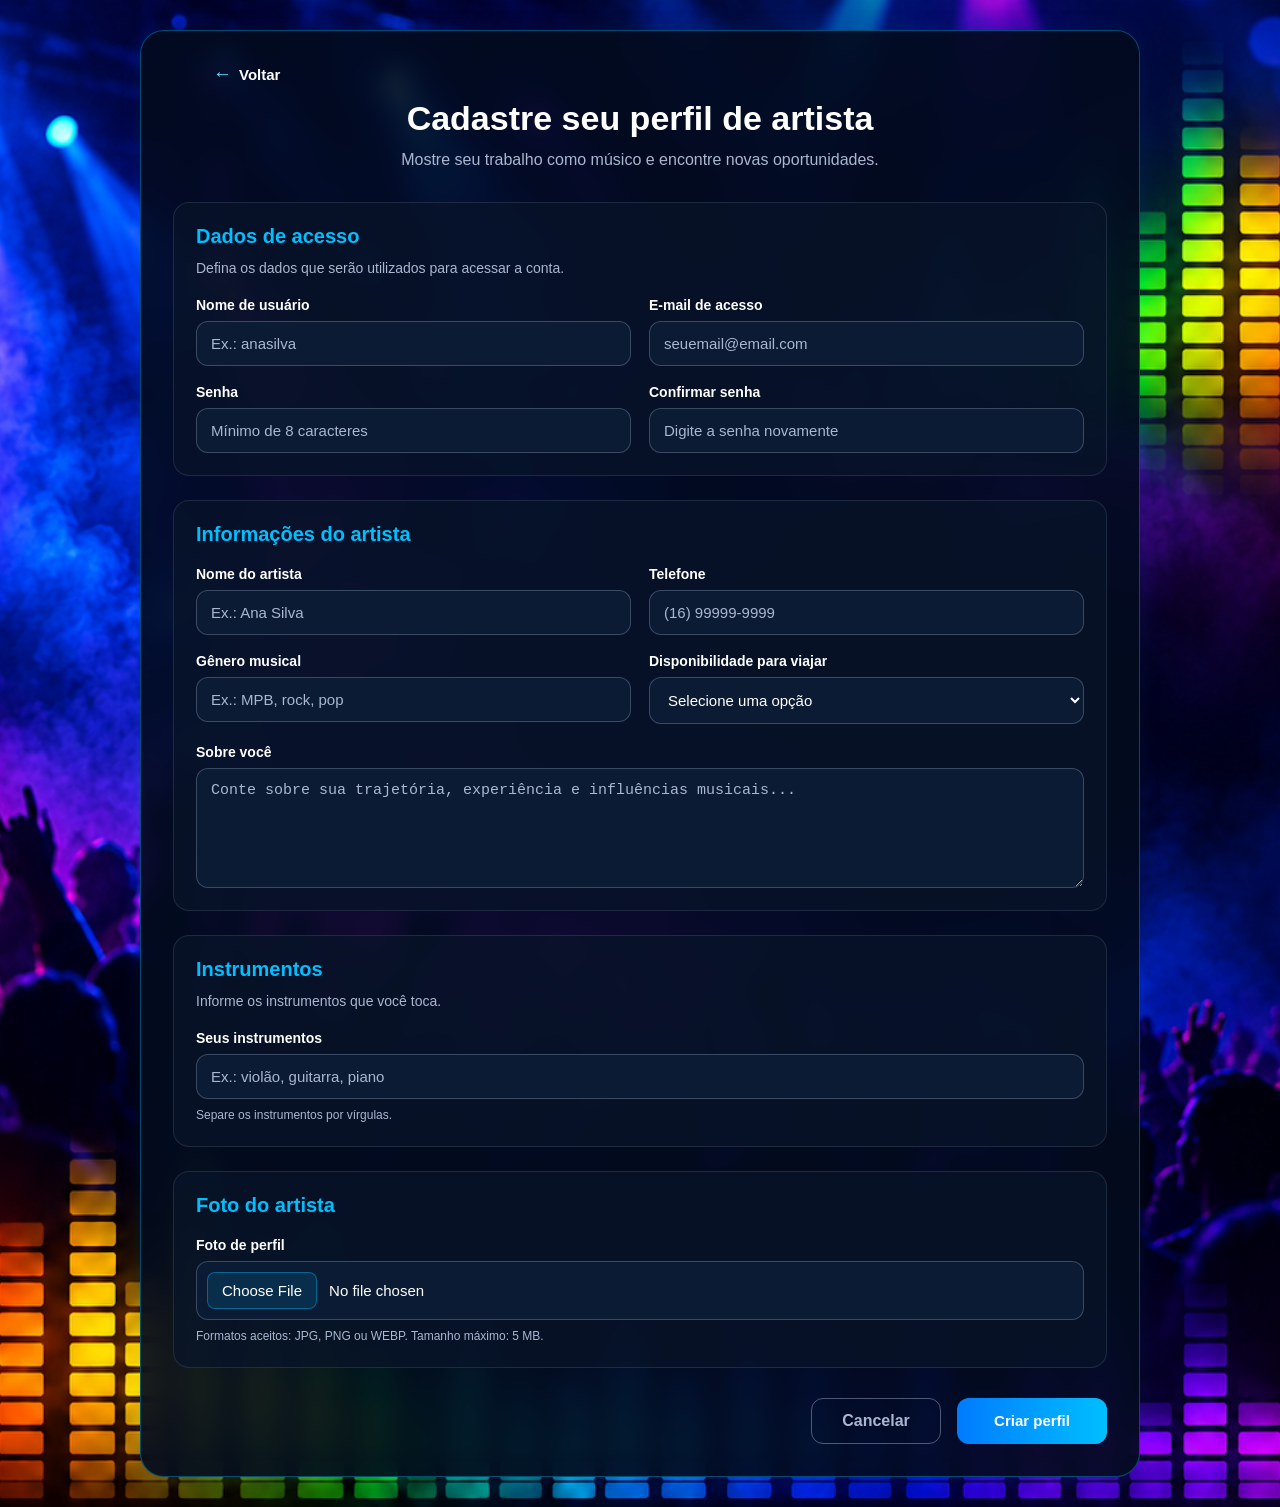
<file: pages/integrante/cadastro-integrante.html>
<!DOCTYPE html>
<html lang="pt-BR">
<head>
    <meta charset="UTF-8">
    <meta name="viewport" content="width=device-width, initial-scale=1.0">
    <link rel="icon" type="image/png" href="/assets/logo/favicon.png">
    <title>Cadastro de Artista | Sonoraware</title>
    <link rel="stylesheet" href="/css/global.css">
    <link rel="stylesheet" href="/css/pages/cadastro-banda.css">
</head>
<body>
    <main class="cadastro-banda">
        <section class="cadastro-banda__card">
            <div class="pagina-voltar">
                <a href="/pages/auth/escolha-artista-banda.html" class="botao-voltar"><span class="botao-voltar__seta">←</span><span>Voltar</span></a>
            </div>
            <div class="cadastro-banda__cabecalho">
                <h1>Cadastre seu perfil de artista</h1>
                <p>Mostre seu trabalho como músico e encontre novas oportunidades.</p>
            </div>
            <form id="form-cadastro-integrante" class="cadastro-banda__form">
                <section class="form-secao">
                    <h2>Dados de acesso</h2>
                    <p class="form-secao__descricao">Defina os dados que serão utilizados para acessar a conta.</p>
                    <div class="form-grid">
                        <div class="form-campo">
                            <label for="id-publico">Nome de usuário</label>
                            <input type="text" id="id-publico" name="id_publico" placeholder="Ex.: anasilva" autocomplete="username" minlength="3" maxlength="100" pattern="[A-Za-z0-9_-]{3,100}" title="Use letras, números, hífen ou underline." required>
                        </div>
                        <div class="form-campo">
                            <label for="email">E-mail de acesso</label>
                            <input type="email" id="email" name="email" autocomplete="email" placeholder="seuemail@email.com" maxlength="150" required>
                        </div>
                        <div class="form-campo">
                            <label for="senha">Senha</label>
                            <input type="password" id="senha" name="senha" autocomplete="new-password" placeholder="Mínimo de 8 caracteres" minlength="8" maxlength="100" required>
                        </div>
                        <div class="form-campo">
                            <label for="confirmar-senha">Confirmar senha</label>
                            <input type="password" id="confirmar-senha" name="confirmarSenha" autocomplete="new-password" placeholder="Digite a senha novamente" minlength="8" maxlength="100" aria-describedby="status-senha" required>
                            <small class="form-status" id="status-senha" aria-live="polite"></small>
                        </div>
                    </div>
                </section>
                <section class="form-secao">
                    <h2>Informações do artista</h2>
                    <div class="form-grid">
                        <div class="form-campo">
                            <label for="nome">Nome do artista</label>
                            <input type="text" id="nome" name="nome" autocomplete="name" placeholder="Ex.: Ana Silva" minlength="2" maxlength="150" required>
                        </div>
                        <div class="form-campo">
                            <label for="telefone">Telefone</label>
                            <input type="tel" id="telefone" name="telefone" autocomplete="tel" placeholder="(16) 99999-9999" inputmode="tel" maxlength="15" pattern="\([0-9]{2}\) [0-9]{4,5}-[0-9]{4}" title="Digite o telefone no formato (00) 00000-0000.">
                        </div>
                        <div class="form-campo">
                            <label for="genero">Gênero musical</label>
                            <input type="text" id="genero" name="genero" placeholder="Ex.: MPB, rock, pop" maxlength="50">
                        </div>
                        <div class="form-campo">
                            <label for="disponibilidade">Disponibilidade para viajar</label>
                            <select id="disponibilidade" name="disponibilidade">
                                <option value="">Selecione uma opção</option>
                                <option value="cidade">Somente na minha cidade</option>
                                <option value="regiao">Minha cidade e região</option>
                                <option value="estado">Todo o estado</option>
                                <option value="brasil">Todo o Brasil</option>
                            </select>
                        </div>
                    </div>
                    <div class="form-campo form-campo--descricao">
                        <label for="descricao">Sobre você</label>
                        <textarea id="descricao" name="descricao" maxlength="1000" placeholder="Conte sobre sua trajetória, experiência e influências musicais..."></textarea>
                    </div>
                </section>
                <section class="form-secao">
                    <h2>Instrumentos</h2>
                    <p class="form-secao__descricao">Informe os instrumentos que você toca.</p>
                    <div class="form-campo">
                        <label for="instrumentos">Seus instrumentos</label>
                        <input type="text" id="instrumentos" name="instrumentos" maxlength="500" placeholder="Ex.: violão, guitarra, piano" aria-describedby="ajuda-instrumentos">
                        <small class="form-ajuda" id="ajuda-instrumentos">Separe os instrumentos por vírgulas.</small>
                    </div>
                </section>
                <section class="form-secao">
                    <h2>Foto do artista</h2>
                    <div class="form-campo">
                        <label for="foto-perfil">Foto de perfil</label>
                        <input type="file" id="foto-perfil" name="foto_perfil" accept="image/jpeg,image/png,image/webp" aria-describedby="ajuda-imagem status-imagem">
                        <small class="form-ajuda" id="ajuda-imagem">Formatos aceitos: JPG, PNG ou WEBP. Tamanho máximo: 5 MB.</small>
                        <small class="form-status" id="status-imagem" aria-live="polite"></small>
                    </div>
                </section>
                <small class="form-status cadastro-banda__status" id="status-cadastro" role="status"></small>
                <div class="cadastro-banda__acoes">
                    <a href="/pages/auth/escolha-artista-banda.html" class="cadastro-banda__cancelar">Cancelar</a>
                    <button type="submit" class="cadastro-banda__salvar">Criar perfil</button>
                </div>
            </form>
        </section>
    </main>
    <script src="/js/pages/cadastro-integrante.js"></script>
</body>
</html>
</file>
<file: css/global.css>
* {
    margin: 0;
    padding: 0;
    box-sizing: border-box;
}

:root {
    /* representa o nível principal do documento usado para criar variáveis CSS 
    assim quando precisarmos da cor no futuro não tenha que colocar o código dela
    coloca por exemplo --cor-fundo*/
    --cor-fundo: #020817;
    --cor-fundo-secundaria: #071426;

    --cor-azul: #00bfff;
    --cor-roxa: #8a2be2;
    --cor-rosa: #ff00c8;

    --cor-texto: #ffffff;
    --cor-texto-secundario: #aab7cf;

    --cor-borda: #1e4f91;
}

body {
    min-height: 100vh;

    background-color: var(--cor-fundo);

    background-image: url("../assets/images/backgrounds/background.png");

    background-size: cover;
    background-position: center;
    background-repeat: no-repeat;

    color: var(--cor-texto);
    font-family: Arial, sans-serif;
}

.pagina-voltar {
    width: 100%;

    padding: 0 40px;

    margin-bottom: 14px;
}

.botao-voltar {
    display: inline-flex;
    align-items: center;

    gap: 7px;

    color: #ffffff;

    text-decoration: none;

    font-size: 15px;
    font-weight: 700;

    transition:
        color 0.25s,
        transform 0.25s;
}

.botao-voltar__seta {
    color: #5de7ff;

    font-size: 19px;
    font-weight: 800;

    transition: transform 0.25s;
}

.botao-voltar:hover {
    color: #8eeeff;
}

.botao-voltar:hover .botao-voltar__seta {
    transform: translateX(-4px);
}

@media (max-width: 700px) {

    .pagina-voltar {
        padding: 0 18px;
    }

}
</file>
<file: css/pages/escolha-perfil.css>
body {
    overflow-x: hidden;
}
.perfil {
    min-height: calc(100vh - 110px);
    display: flex;
    align-items: center;
    justify-content: center;
    padding: 40px 20px;
}

.perfil__conteudo {
    width: 100%;
    max-width: 900px;
}

.perfil__cabecalho {
    text-align: center;
    margin-bottom: 40px;
}

.perfil__cabecalho h1 {
    font-size: 36px;
    margin-bottom: 10px;
}

.perfil__cabecalho p {
    color: var(--cor-texto-secundario);
    font-size: 16px;
}

.perfil__opcoes {
    display: flex;
    justify-content: center;
    gap: 40px;
}

.perfil__card {
    width: 320px;
    min-height: 360px;
    padding: 0 20px 22px;
    background-color: rgba(3, 12, 30, 0.92);
    border-radius: 18px;
    text-align: center;
    overflow: hidden;
    transition: 0.3s;
}

.perfil__card:hover {
    transform: translateY(-6px);
}

.perfil__card--estabelecimento {
    border: 2px solid #ff8a00;
    box-shadow: 0 0 18px rgba(255, 138, 0, 0.15);
}

.perfil__card--estabelecimento:hover {
    box-shadow: 0 0 28px rgba(255, 138, 0, 0.35);
}

.perfil__card--banda {
    border: 2px solid #008cff;
    box-shadow: 0 0 18px rgba(0, 140, 255, 0.15);
}

.perfil__card--banda:hover {
    box-shadow: 0 0 28px rgba(0, 140, 255, 0.35);
}

.perfil__imagem {
    width: calc(100% + 40px);
    height: 180px;
    margin-left: -20px;
    margin-bottom: 18px;
    overflow: hidden;
}

.perfil__imagem img {
    width: 100%;
    height: 100%;
    object-fit: cover;
    display: block;
}

.perfil__icone {
    width: 58px;
    height: 58px;
    margin: -48px auto 14px;
    display: flex;
    align-items: center;
    justify-content: center;
    border-radius: 50%;
    font-size: 28px;
    position: relative;
    z-index: 2;
}

.perfil__card--estabelecimento .perfil__icone {
    background-color: #b75c00;
    border: 2px solid #ff8a00;
}

.perfil__card--banda .perfil__icone {
    background-color: #004fa3;
    border: 2px solid #008cff;
}

.perfil__card h2 {
    font-size: 24px;
    margin-bottom: 12px;
}

.perfil__card p {
    color: var(--cor-texto-secundario);
    font-size: 14px;
    line-height: 1.5;
    min-height: 84px;
    margin-bottom: 22px;
}

.perfil__card a {
    width: 100%;
    display: flex;
    align-items: center;
    justify-content: center;
    padding: 13px 16px;
    border-radius: 10px;
    text-decoration: none;
    font-size: 14px;
    font-weight: 700;
    transition: 0.3s;
}

.perfil__card--estabelecimento a {
    background-color: #ff8a00;
    color: white;
}

.perfil__card--estabelecimento a:hover {
    background-color: #ff9d26;
    box-shadow: 0 0 16px rgba(255, 138, 0, 0.4);
}

.perfil__card--banda a {
    background-color: #008cff;
    color: white;
}

.perfil__card--banda a:hover {
    background-color: #16a0ff;
    box-shadow: 0 0 16px rgba(0, 140, 255, 0.4);
}

@media (max-width: 760px) {
    .perfil {
        align-items: flex-start;
        padding: 30px 20px;
    }

    .perfil__cabecalho {
        margin-bottom: 30px;
    }

    .perfil__cabecalho h1 {
        font-size: 30px;
    }

    .perfil__opcoes {
        flex-direction: column;
        align-items: center;
        gap: 25px;
    }

    .perfil__card {
        width: 100%;
        max-width: 360px;
    }
}

@media (max-width: 480px) {
    .perfil {
        padding: 25px 15px;
    }

    .perfil__cabecalho h1 {
        font-size: 26px;
    }

    .perfil__cabecalho p {
        font-size: 14px;
    }

    .perfil__imagem {
        height: 160px;
    }

    .perfil__card h2 {
        font-size: 21px;
    }
}
</file>
<file: css/pages/login.css>
.login {
    min-height: 100vh;
    display: flex;
    align-items: center;
    justify-content: center;
    padding: 12px 20px;
    overflow: hidden;
}

.login__card {
    width: 100%;
    max-width: 520px;
    max-height: calc(100vh - 40px);
    padding: 22px 40px;
    background-color: rgba(3, 12, 30, 0.88);
    border: 1px solid var(--cor-azul);
    border-radius: 24px;
    backdrop-filter: blur(12px);
}

.login__logo {
    display: flex;
    justify-content: center;
    margin-bottom: 12px;
}

.login__logo img {
    width: 260px;
    max-width: 100%;
    height: auto;
}

.login__cabecalho {
    text-align: center;
    margin-bottom: 18px;
}

.login__cabecalho h1 {
    font-size: 32px;
    margin-bottom: 10px;
}

.login__cabecalho p {
    color: var(--cor-texto-secundario);
    font-size: 16px;
    line-height: 1.5;
}

.login__form {
    display: flex;
    flex-direction: column;
    gap: 12px;
}

.login__campo {
    position: relative;
}

.login__campo input {
    width: 100%;
    padding: 14px 52px;
    background-color: rgba(12, 29, 54, 0.9);
    border: 1px solid rgba(170, 183, 207, 0.35);
    border-radius: 14px;
    color: var(--cor-texto);
    font-size: 16px;
    outline: none;
    transition: 0.3s;
}

.login__campo input::placeholder {
    color: var(--cor-texto-secundario);
}

.login__campo input:focus {
    border-color: var(--cor-azul);
    box-shadow: 0 0 10px rgba(0, 191, 255, 0.2);
}

.login__icone {
    position: absolute;
    left: 14px;
    top: 50%;
    transform: translateY(-50%);
    width: 26px;
    height: 26px;
    display: flex;
    align-items: center;
    justify-content: center;
    font-size: 20px;
    line-height: 1;
    pointer-events: none;
}

.login__mostrar-senha {
    position: absolute;
    right: 10px;
    top: 50%;
    transform: translateY(-50%);
    width: 40px;
    height: 40px;
    display: flex;
    align-items: center;
    justify-content: center;
    background: transparent;
    border: none;
    color: var(--cor-texto-secundario);
    cursor: pointer;
    padding: 0;
}

.login__mostrar-senha span {
    font-size: 28px;
    line-height: 1;
    display: flex;
    align-items: center;
    justify-content: center;
}

.login__esqueci {
    align-self: flex-end;
    color: var(--cor-azul);
    text-decoration: none;
    font-size: 14px;
}

.login__esqueci:hover {
    text-decoration: underline;
}

.login__entrar {
    width: 100%;
    padding: 14px;
    border: none;
    border-radius: 14px;
    background: linear-gradient(90deg, #007bff, #008cff);
    color: white;
    font-size: 17px;
    font-weight: bold;
    cursor: pointer;
    transition: 0.3s;
}

.login__entrar:hover {
    transform: translateY(-2px);
    box-shadow: 0 0 18px rgba(0, 140, 255, 0.45);
}

.login__divisor {
    display: flex;
    align-items: center;
    gap: 12px;
    margin: 14px 0 12px;
    color: var(--cor-texto-secundario);
}

.login__divisor::before,
.login__divisor::after {
    content: "";
    flex: 1;
    height: 1px;
    background-color: rgba(170, 183, 207, 0.35);
}

.login__divisor span {
    font-size: 14px;
    white-space: nowrap;
}

.login__cadastro {
    width: 100%;
    display: flex;
    align-items: center;
    justify-content: center;
    padding: 13px;
    border: 1px solid rgba(170, 183, 207, 0.55);
    border-radius: 14px;
    color: var(--cor-azul);
    text-decoration: none;
    font-size: 16px;
    font-weight: 600;
    transition: 0.3s;
}

.login__cadastro:hover {
    border-color: var(--cor-azul);

    background-color: rgba(0, 191, 255, 0.08);
}

.login__rodape {
    display: flex;
    align-items: center;
    justify-content: center;
    gap: 18px;
    margin-top: 14px;
}

.login__rodape a {
    color: var(--cor-texto-secundario);
    text-decoration: none;
    font-size: 14px;
    transition: 0.3s;
}

.login__rodape a:hover {
    color: var(--cor-azul);
}

.login__rodape span {
    color: rgba(170, 183, 207, 0.4);
}
.login__entrar {
    width: 100%;
    padding: 14px;
    border: none;
    border-radius: 14px;
    background: linear-gradient(90deg, #007bff, #008cff );
    color: white;
    font-size: 17px;
    font-weight: bold;
    cursor: pointer;
    transition: 0.3s;
}

.login__entrar:hover {
    transform: translateY(-2px);
    box-shadow: 0 0 18px rgba(0, 140, 255, 0.45);
}

/* RESPONSIVIDADE */
@media (max-width: 600px) {
    .login {
        padding: 20px 15px;
    }

    .login__card {
        padding: 30px 20px;
    }

    .login__logo img {
        width: 260px;
    }

    .login__cabecalho h1 {
        font-size: 26px;
    }

    .login__cabecalho p {
        font-size: 14px;
    }
}
</file>
<file: css/pages/cadastro-banda.css>
.cadastro-banda {
    min-height: 100vh;

    display: flex;
    align-items: center;
    justify-content: center;

    padding: 30px 20px;
}


/* ========================================
   CARD PRINCIPAL
======================================== */

.cadastro-banda__card {
    width: 100%;
    max-width: 1000px;

    padding: 32px;

    background-color: rgba(3, 12, 30, 0.9);

    border: 1px solid rgba(0, 191, 255, 0.35);
    border-radius: 24px;

    backdrop-filter: blur(12px);

    box-shadow: 0 0 25px rgba(0, 140, 255, 0.08);
}


/* ========================================
   CABEÇALHO
======================================== */

.cadastro-banda__cabecalho {
    text-align: center;

    margin-bottom: 30px;
}

.cadastro-banda__cabecalho h1 {
    font-size: 34px;

    margin-bottom: 10px;
}

.cadastro-banda__cabecalho p {
    color: var(--cor-texto-secundario);

    font-size: 16px;
    line-height: 1.5;
}


/* ========================================
   FORMULÁRIO
======================================== */

.cadastro-banda__form {
    display: flex;
    flex-direction: column;

    gap: 24px;
}


/* ========================================
   SEÇÕES
======================================== */

.form-secao {
    padding: 22px;

    background-color: rgba(8, 20, 42, 0.75);

    border: 1px solid rgba(170, 183, 207, 0.15);
    border-radius: 16px;
}

.form-secao h2 {
    color: var(--cor-azul);

    font-size: 20px;

    margin-bottom: 20px;
}

.form-secao__descricao {
    color: var(--cor-texto-secundario);

    font-size: 14px;
    line-height: 1.5;

    margin-top: -10px;
    margin-bottom: 18px;
}


/* ========================================
   SUBTÍTULO INTERNO
======================================== */

.form-subtitulo {
    margin: 25px 0 18px;

    padding-top: 20px;

    border-top: 1px solid rgba(170, 183, 207, 0.15);
}

.form-subtitulo h3 {
    font-size: 17px;

    margin-bottom: 5px;
}

.form-subtitulo p {
    color: var(--cor-texto-secundario);

    font-size: 13px;
    line-height: 1.5;
}


/* ========================================
   GRID
======================================== */

.form-grid {
    display: grid;

    grid-template-columns: repeat(2, 1fr);

    gap: 18px;
}


/* ========================================
   CAMPOS
======================================== */

.form-campo {
    display: flex;
    flex-direction: column;

    gap: 8px;
}

.form-campo+.form-campo {
    margin-top: 18px;
}

.form-grid .form-campo+.form-campo {
    margin-top: 0;
}

.form-campo--descricao {
    margin-top: 20px;
}


/* ========================================
   LABEL
======================================== */

.form-campo label {
    color: var(--cor-texto);

    font-size: 14px;
    font-weight: 600;
}


/* ========================================
   INPUT, SELECT E TEXTAREA
======================================== */

.form-campo input,
.form-campo select,
.form-campo textarea {
    width: 100%;

    padding: 13px 14px;

    background-color: rgba(12, 29, 54, 0.9);

    border: 1px solid rgba(170, 183, 207, 0.3);
    border-radius: 12px;

    color: var(--cor-texto);

    font-size: 15px;

    outline: none;

    transition: 0.3s;
}


/* PLACEHOLDER */

.form-campo input::placeholder,
.form-campo textarea::placeholder {
    color: var(--cor-texto-secundario);
}


/* CAMPOS AUTOMÁTICOS */

.form-campo input[readonly] {
    background-color: rgba(8, 20, 42, 0.9);

    color: var(--cor-texto-secundario);

    cursor: default;
}


/* FOCO */

.form-campo input:focus,
.form-campo select:focus,
.form-campo textarea:focus {
    border-color: var(--cor-azul);

    box-shadow: 0 0 10px rgba(0, 191, 255, 0.18);
}


/* ========================================
   SELECT
======================================== */

.form-campo select {
    cursor: pointer;
}


/* ========================================
   TEXTAREA
======================================== */

.form-campo textarea {
    min-height: 120px;

    resize: vertical;
}


/* ========================================
   TEXTO DE AJUDA
======================================== */

.form-ajuda {
    color: var(--cor-texto-secundario);

    font-size: 12px;
    line-height: 1.4;
}


/* ========================================
   STATUS / MENSAGENS DOS CAMPOS
======================================== */

.form-status {
    display: none;

    font-size: 12px;
    line-height: 1.4;

    margin-top: 2px;
}

.form-status.ativo {
    display: block;
}

.form-status.carregando {
    color: var(--cor-texto-secundario);
}

.form-status.erro {
    color: #ff4d67;
}

.form-status.sucesso {
    color: #00d084;
}


/* ========================================
   CAMPO COM ERRO
======================================== */

.form-campo input.campo-erro,
.form-campo select.campo-erro,
.form-campo textarea.campo-erro {
    border-color: #ff4d67;

    box-shadow: 0 0 10px rgba(255, 77, 103, 0.25);
}


/* ========================================
   CAMPO VÁLIDO
======================================== */

.form-campo input.campo-sucesso,
.form-campo select.campo-sucesso,
.form-campo textarea.campo-sucesso {
    border-color: #00d084;

    box-shadow: 0 0 10px rgba(0, 208, 132, 0.18);
}


/* ========================================
   ESTILOS MUSICAIS
======================================== */

.form-estilos {
    display: flex;
    flex-wrap: wrap;

    gap: 12px;
}


/* CHECKBOX PERSONALIZADO */

.form-check {
    position: relative;

    cursor: pointer;
}


/* ESCONDE CHECKBOX PADRÃO */

.form-check input {
    position: absolute;

    opacity: 0;

    pointer-events: none;
}


/* BOTÃO VISUAL */

.form-check span {
    display: flex;
    align-items: center;
    justify-content: center;

    padding: 10px 18px;

    background-color: rgba(12, 29, 54, 0.9);

    border: 1px solid rgba(170, 183, 207, 0.3);
    border-radius: 999px;

    color: var(--cor-texto);

    font-size: 14px;
    font-weight: 500;

    cursor: pointer;

    transition: 0.3s;
}


/* HOVER */

.form-check span:hover {
    border-color: var(--cor-azul);

    background-color: rgba(0, 191, 255, 0.06);
}


/* SELECIONADO */

.form-check input:checked+span {
    background-color: rgba(0, 191, 255, 0.15);

    border-color: var(--cor-azul);

    color: var(--cor-azul);

    box-shadow: 0 0 12px rgba(0, 191, 255, 0.18);
}


/* FOCO POR TECLADO */

.form-check input:focus-visible+span {
    outline: 2px solid var(--cor-azul);
    outline-offset: 3px;
}


/* ========================================
   RADIO BUTTONS
======================================== */

.form-opcoes {
    display: flex;
    align-items: center;

    gap: 20px;

    margin-top: 5px;
}

.form-radio {
    display: flex;
    align-items: center;

    gap: 8px;

    cursor: pointer;
}

.form-radio input {
    width: auto;

    accent-color: var(--cor-azul);

    cursor: pointer;
}


/* ========================================
   UPLOAD DE ARQUIVO
======================================== */

.form-campo input[type="file"] {
    padding: 10px;

    cursor: pointer;
}

.form-campo input[type="file"]::file-selector-button {
    padding: 9px 14px;

    margin-right: 12px;

    background-color: rgba(0, 191, 255, 0.12);

    border: 1px solid rgba(0, 191, 255, 0.4);
    border-radius: 8px;

    color: var(--cor-texto);

    cursor: pointer;

    transition: 0.3s;
}

.form-campo input[type="file"]::file-selector-button:hover {
    background-color: rgba(0, 191, 255, 0.22);

    border-color: var(--cor-azul);
}


/* ========================================
   BOTÕES FINAIS
======================================== */

.cadastro-banda__acoes {
    display: flex;
    justify-content: flex-end;

    gap: 16px;

    margin-top: 6px;
}


/* ========================================
   CANCELAR
======================================== */

.cadastro-banda__cancelar {
    min-width: 130px;

    display: flex;
    align-items: center;
    justify-content: center;

    padding: 13px 20px;

    border: 1px solid rgba(170, 183, 207, 0.45);
    border-radius: 12px;

    color: var(--cor-texto-secundario);

    text-decoration: none;

    font-weight: 600;

    transition: 0.3s;
}

.cadastro-banda__cancelar:hover {
    border-color: var(--cor-azul);

    color: var(--cor-azul);

    background-color: rgba(0, 191, 255, 0.06);
}


/* ========================================
   CRIAR PERFIL
======================================== */

.cadastro-banda__salvar {
    min-width: 150px;

    padding: 13px 22px;

    border: none;
    border-radius: 12px;

    background: linear-gradient(90deg,
            #007bff,
            #00bfff);

    color: white;

    font-size: 15px;
    font-weight: 700;

    cursor: pointer;

    transition: 0.3s;
}

.cadastro-banda__salvar:hover {
    transform: translateY(-2px);

    box-shadow: 0 0 18px rgba(0, 191, 255, 0.35);
}


/* ========================================
   RESPONSIVIDADE
======================================== */

@media (max-width: 800px) {

    .cadastro-banda {
        align-items: flex-start;

        padding: 20px 15px;
    }

    .cadastro-banda__card {
        padding: 24px;
    }

    .form-grid {
        grid-template-columns: 1fr;
    }

    .cadastro-banda__acoes {
        flex-direction: column-reverse;
    }

    .cadastro-banda__cancelar,
    .cadastro-banda__salvar {
        width: 100%;
    }
}


@media (max-width: 500px) {

    .cadastro-banda__card {
        padding: 20px 16px;
    }

    .cadastro-banda__cabecalho h1 {
        font-size: 28px;
    }

    .cadastro-banda__cabecalho p {
        font-size: 14px;
    }

    .form-secao {
        padding: 18px 14px;
    }

    .form-estilos {
        gap: 8px;
    }

    .form-check span {
        padding: 9px 14px;

        font-size: 13px;
    }

    .form-opcoes {
        flex-direction: column;
        align-items: flex-start;
    }
}

.form-campo input:disabled {
    background-color: rgba(8, 20, 42, 0.65);

    color: var(--cor-texto-secundario);

    opacity: 0.6;

    cursor: not-allowed;
}

.cadastro-banda__status {
    text-align: right;
    margin-top: 5px;
}

.cadastro-banda__salvar:disabled {
    opacity: 0.6;
    cursor: not-allowed;
    transform: none;
    box-shadow: none;
}
</file>
<file: css/pages/cadastro-estabelecimento.css>
.cadastro-estabelecimento {
    min-height: 100vh;

    display: flex;
    align-items: center;
    justify-content: center;

    padding: 30px 20px;
}



/* ========================================
   CARD PRINCIPAL
======================================== */

.cadastro-estabelecimento__card {
    width: 100%;
    max-width: 1000px;

    padding: 32px;

    background-color: rgba(3, 12, 30, 0.9);

    border: 1px solid rgba(0, 191, 255, 0.35);
    border-radius: 24px;

    backdrop-filter: blur(12px);

    box-shadow: 0 0 25px rgba(0, 140, 255, 0.08);
}


/* ========================================
   CABEÇALHO
======================================== */

.cadastro-estabelecimento__cabecalho {
    text-align: center;

    margin-bottom: 30px;
}

.cadastro-estabelecimento__cabecalho h1 {
    font-size: 34px;

    margin-bottom: 10px;
}

.cadastro-estabelecimento__cabecalho p {
    color: var(--cor-texto-secundario);

    font-size: 16px;
    line-height: 1.5;
}


/* ========================================
   FORMULÁRIO
======================================== */

.cadastro-estabelecimento__form {
    display: flex;
    flex-direction: column;

    gap: 24px;
}


/* ========================================
   SEÇÕES
======================================== */

.form-secao {
    padding: 22px;

    background-color: rgba(8, 20, 42, 0.75);

    border: 1px solid rgba(170, 183, 207, 0.15);
    border-radius: 16px;
}

.form-secao h2 {
    color: var(--cor-azul);

    font-size: 20px;

    margin-bottom: 20px;
}

.form-secao__descricao {
    color: var(--cor-texto-secundario);

    font-size: 14px;
    line-height: 1.5;

    margin-top: -10px;
    margin-bottom: 18px;
}


/* ========================================
   GRID
======================================== */

.form-grid {
    display: grid;

    grid-template-columns: repeat(2, 1fr);

    gap: 18px;
}


/* ========================================
   CAMPOS
======================================== */

.form-campo {
    display: flex;
    flex-direction: column;

    gap: 8px;
}

.form-campo+.form-campo {
    margin-top: 18px;
}

.form-grid .form-campo+.form-campo {
    margin-top: 0;
}

.form-campo--descricao {
    margin-top: 20px;
}


/* ========================================
   LABEL
======================================== */

.form-campo label {
    color: var(--cor-texto);

    font-size: 14px;
    font-weight: 600;
}


/* ========================================
   INPUT, SELECT E TEXTAREA
======================================== */

.form-campo input,
.form-campo select,
.form-campo textarea {
    width: 100%;

    padding: 13px 14px;

    background-color: rgba(12, 29, 54, 0.9);

    border: 1px solid rgba(170, 183, 207, 0.3);
    border-radius: 12px;

    color: var(--cor-texto);

    font-size: 15px;

    outline: none;

    transition: 0.3s;
}


/* PLACEHOLDER */

.form-campo input::placeholder,
.form-campo textarea::placeholder {
    color: var(--cor-texto-secundario);
}


/* CAMPOS AUTOMÁTICOS */

.form-campo input[readonly] {
    background-color: rgba(8, 20, 42, 0.9);

    color: var(--cor-texto-secundario);

    cursor: default;
}


/* CAMPOS DESABILITADOS */

.form-campo input:disabled,
.form-campo select:disabled,
.form-campo textarea:disabled {
    background-color: rgba(8, 20, 42, 0.65);

    color: var(--cor-texto-secundario);

    opacity: 0.6;

    cursor: not-allowed;
}


/* FOCO */

.form-campo input:focus,
.form-campo select:focus,
.form-campo textarea:focus {
    border-color: var(--cor-azul);

    box-shadow: 0 0 10px rgba(0, 191, 255, 0.18);
}


/* ========================================
   SELECT
======================================== */

.form-campo select {
    cursor: pointer;
}


/* ========================================
   TEXTAREA
======================================== */

.form-campo textarea {
    min-height: 120px;

    resize: vertical;
}


/* ========================================
   TEXTO DE AJUDA
======================================== */

.form-ajuda {
    color: var(--cor-texto-secundario);

    font-size: 12px;
    line-height: 1.4;
}


/* ========================================
   STATUS / MENSAGENS DOS CAMPOS
======================================== */

.form-status {
    display: none;

    font-size: 12px;
    line-height: 1.4;

    margin-top: 2px;
}

.form-status.ativo {
    display: block;
}

.form-status.carregando {
    color: var(--cor-texto-secundario);
}

.form-status.erro {
    color: #ff4d67;
}

.form-status.sucesso {
    color: #00d084;
}


/* ========================================
   CAMPO COM ERRO
======================================== */

.form-campo input.campo-erro,
.form-campo select.campo-erro,
.form-campo textarea.campo-erro {
    border-color: #ff4d67;

    box-shadow: 0 0 10px rgba(255, 77, 103, 0.25);
}


/* ========================================
   CAMPO VÁLIDO
======================================== */

.form-campo input.campo-sucesso,
.form-campo select.campo-sucesso,
.form-campo textarea.campo-sucesso {
    border-color: #00d084;

    box-shadow: 0 0 10px rgba(0, 208, 132, 0.18);
}


/* ========================================
   CHECKBOXES PERSONALIZADOS
======================================== */

.form-estilos {
    display: flex;
    flex-wrap: wrap;

    gap: 12px;
}

.form-check {
    position: relative;

    cursor: pointer;
}

.form-check input {
    position: absolute;

    opacity: 0;

    pointer-events: none;
}

.form-check span {
    display: flex;
    align-items: center;
    justify-content: center;

    padding: 10px 18px;

    background-color: rgba(12, 29, 54, 0.9);

    border: 1px solid rgba(170, 183, 207, 0.3);
    border-radius: 999px;

    color: var(--cor-texto);

    font-size: 14px;
    font-weight: 500;

    cursor: pointer;

    transition: 0.3s;
}

.form-check span:hover {
    border-color: var(--cor-azul);

    background-color: rgba(0, 191, 255, 0.06);
}

.form-check input:checked+span {
    background-color: rgba(0, 191, 255, 0.15);

    border-color: var(--cor-azul);

    color: var(--cor-azul);

    box-shadow: 0 0 12px rgba(0, 191, 255, 0.18);
}

.form-check input:focus-visible+span {
    outline: 2px solid var(--cor-azul);
    outline-offset: 3px;
}


/* ========================================
   UPLOAD DE ARQUIVO
======================================== */

.form-campo input[type="file"] {
    padding: 10px;

    cursor: pointer;
}

.form-campo input[type="file"]::file-selector-button {
    padding: 9px 14px;

    margin-right: 12px;

    background-color: rgba(0, 191, 255, 0.12);

    border: 1px solid rgba(0, 191, 255, 0.4);
    border-radius: 8px;

    color: var(--cor-texto);

    cursor: pointer;

    transition: 0.3s;
}

.form-campo input[type="file"]::file-selector-button:hover {
    background-color: rgba(0, 191, 255, 0.22);

    border-color: var(--cor-azul);
}


/* ========================================
   STATUS DO CADASTRO
======================================== */

.cadastro-estabelecimento__status {
    text-align: right;

    margin-top: 5px;
}


/* ========================================
   BOTÕES FINAIS
======================================== */

.cadastro-estabelecimento__acoes {
    display: flex;
    justify-content: flex-end;

    gap: 16px;

    margin-top: 6px;
}


/* CANCELAR */

.cadastro-estabelecimento__cancelar {
    min-width: 130px;

    display: flex;
    align-items: center;
    justify-content: center;

    padding: 13px 20px;

    border: 1px solid rgba(170, 183, 207, 0.45);
    border-radius: 12px;

    color: var(--cor-texto-secundario);

    text-decoration: none;

    font-weight: 600;

    transition: 0.3s;
}

.cadastro-estabelecimento__cancelar:hover {
    border-color: var(--cor-azul);

    color: var(--cor-azul);

    background-color: rgba(0, 191, 255, 0.06);
}


/* CRIAR PERFIL */

.cadastro-estabelecimento__salvar {
    min-width: 150px;

    padding: 13px 22px;

    border: none;
    border-radius: 12px;

    background: linear-gradient(90deg,
            #007bff,
            #00bfff);

    color: white;

    font-size: 15px;
    font-weight: 700;

    cursor: pointer;

    transition: 0.3s;
}

.cadastro-estabelecimento__salvar:hover {
    transform: translateY(-2px);

    box-shadow: 0 0 18px rgba(0, 191, 255, 0.35);
}

.cadastro-estabelecimento__salvar:disabled {
    opacity: 0.6;

    cursor: not-allowed;

    transform: none;

    box-shadow: none;
}


/* ========================================
   RESPONSIVIDADE
======================================== */

@media (max-width: 800px) {

    .cadastro-estabelecimento {
        align-items: flex-start;

        padding: 20px 15px;
    }

    .cadastro-estabelecimento__card {
        padding: 24px;
    }

    .form-grid {
        grid-template-columns: 1fr;
    }

    .cadastro-estabelecimento__acoes {
        flex-direction: column-reverse;
    }

    .cadastro-estabelecimento__cancelar,
    .cadastro-estabelecimento__salvar {
        width: 100%;
    }

    .cadastro-estabelecimento__status {
        text-align: left;
    }
}


@media (max-width: 500px) {

    .cadastro-estabelecimento__card {
        padding: 20px 16px;
    }

    .cadastro-estabelecimento__cabecalho h1 {
        font-size: 28px;
    }

    .cadastro-estabelecimento__cabecalho p {
        font-size: 14px;
    }

    .form-secao {
        padding: 18px 14px;
    }

    .form-estilos {
        gap: 8px;
    }

    .form-check span {
        padding: 9px 14px;

        font-size: 13px;
    }
}
</file>
<file: css/components/header.css>
.header {
    width: calc(100% - 80px);
    height: 72px;
    display: flex;
    align-items: center;
    margin: 20px auto 0;
    padding: 0 30px;
    gap: 30px;
    background-color: rgba(2, 8, 23, 0.75);
    border: 1px solid rgba(0, 191, 255, 0.25);
    border-radius: 20px;
    backdrop-filter: blur(10px);
}

.header__logo {
    flex-shrink: 0;
}

.header__logo a {
    display: flex;
    align-items: center;
    text-decoration: none;
}

.header__logo img {
    width: 200px;
    height: auto;
    display: block;
}

.header__search {
    flex: 1;
    max-width: 480px;
}

.header__search input {
    width: 100%;
    padding: 12px 18px;
    background-color: rgba(10, 25, 50, 0.85);
    border: 1px solid rgba(0, 191, 255, 0.4);
    border-radius: 14px;
    color: var(--cor-texto);
    font-size: 14px;
    outline: none;
}

.header__search input::placeholder {
    color: var(--cor-texto-secundario);
}

.header__search input:focus {
    border-color: var(--cor-azul);
    box-shadow: 0 0 10px rgba(0, 191, 255, 0.25);
}

.header__nav {
    display: flex;
    align-items: center;
    gap: 32px;
    margin-left: auto;
}

.header__nav a {
    color: var(--cor-texto-secundario);
    text-decoration: none;
    font-size: 15px;
    font-weight: 500;
    transition: 0.3s;
}

.header__nav a:hover {
    color: var(--cor-azul);
}

.header__acoes {
    position: relative;
    display: flex;
    align-items: center;
}

.header__login {
    width: 48px;
    height: 48px;
    display: flex;
    align-items: center;
    justify-content: center;
    background: transparent;
    border: none;
    border-radius: 50%;
    cursor: pointer;
    transition: 0.3s;
}

.header__login img {
    width: 36px;
    height: 36px;
    object-fit: contain;
}

.header__login:hover {
    background-color: rgba(0, 191, 255, 0.15);
    box-shadow: 0 0 12px var(--cor-azul);
}

.header__menu-login {
    display: none;
    position: absolute;
    top: 60px;
    right: 0;
    width: 150px;
    background-color: rgba(2, 8, 23, 0.95);
    border: 1px solid rgba(0, 191, 255, 0.3);
    border-radius: 10px;
    padding: 8px;
    flex-direction: column;
    backdrop-filter: blur(10px);
}

.header__menu-login a {
    color: var(--cor-texto);
    text-decoration: none;
    padding: 10px 12px;
    border-radius: 6px;
    transition: 0.3s;
}

.header__menu-login a:hover {
    background-color: rgba(0, 191, 255, 0.15);
    color: var(--cor-azul);
}

.header__menu-login.ativo {
    display: flex;
}

.header__nav {
    display: flex;
    align-items: center;
    gap: 24px;
}


.header__nav-dropdown {
    position: relative;
}


.header__nav-botao {
    display: flex;
    align-items: center;
    gap: 6px;

    padding: 0;

    border: none;
    background: transparent;

    color: inherit;

    font: inherit;
    cursor: pointer;

    transition:
        color 0.2s,
        opacity 0.2s;
}


.header__nav-botao:hover {
    color: #5de7ff;
}


.header__nav-botao span {
    font-size: 11px;

    transition: transform 0.2s;
}


.header__nav-botao[aria-expanded="true"] span {
    transform: rotate(180deg);
}


.header__nav-menu {
    position: absolute;

    top: calc(100% + 14px);
    left: 50%;

    min-width: 210px;

    padding: 8px;

    border: 1px solid rgba(93, 231, 255, 0.25);
    border-radius: 12px;

    background: rgba(8, 15, 35, 0.97);

    box-shadow:
        0 12px 30px rgba(0, 0, 0, 0.35);

    transform:
        translateX(-50%) translateY(-5px);

    opacity: 0;
    visibility: hidden;

    z-index: 1000;

    transition:
        opacity 0.2s,
        transform 0.2s,
        visibility 0.2s;
}


.header__nav-menu.ativo {
    opacity: 1;
    visibility: visible;

    transform:
        translateX(-50%) translateY(0);
}


.header__nav-menu a {
    display: block;

    width: 100%;

    padding: 11px 14px;

    border-radius: 8px;

    color: #ffffff;
    text-decoration: none;

    font-size: 14px;

    white-space: nowrap;

    transition:
        background 0.2s,
        color 0.2s;
}


.header__nav-menu a:hover {
    color: #5de7ff;

    background: rgba(93, 231, 255, 0.08);
}
</file>
<file: css/pages/criar-solicitacao.css>
.criar-solicitacao {
    min-height: 100vh;

    padding: 100px 20px 40px;
}

.criar-solicitacao__container {
    width: 100%;
    max-width: 1150px;

    margin: 0 auto;
}


/* ========================================
   MENU DE SOLICITAÇÕES
======================================== */

.solicitacoes-menu {
    width: 100%;

    display: flex;
    align-items: flex-start;

    gap: 18px;

    padding: 20px 24px;

    margin-bottom: 24px;

    background-color: rgba(3, 12, 30, 0.94);

    border: 1px solid rgba(0, 191, 255, 0.3);
    border-radius: 18px;

    backdrop-filter: blur(12px);

    box-shadow: 0 0 25px rgba(0, 140, 255, 0.08);
}

.solicitacoes-menu__icone {
    width: 44px;
    height: 44px;

    flex-shrink: 0;

    display: flex;
    align-items: center;
    justify-content: center;

    background-color: rgba(0, 191, 255, 0.14);

    border-radius: 12px;

    color: var(--cor-azul);

    font-size: 20px;
}

.solicitacoes-menu__conteudo {
    flex: 1;
}

.solicitacoes-menu__conteudo h1 {
    margin-bottom: 4px;

    font-size: 27px;
}

.solicitacoes-menu__conteudo p {
    margin-bottom: 13px;

    color: var(--cor-texto-secundario);

    font-size: 13px;
    line-height: 1.4;
}

.solicitacoes-menu__acoes {
    display: flex;
    align-items: center;
    flex-wrap: wrap;

    gap: 10px;
}

.solicitacoes-menu__botao {
    display: inline-flex;
    align-items: center;
    justify-content: center;

    padding: 7px 14px;

    border-radius: 8px;

    font-size: 12px;
    font-weight: 600;

    text-decoration: none;

    transition: 0.3s;
}

.solicitacoes-menu__botao--ativo {
    background-color: rgba(0, 191, 255, 0.15);

    border: 1px solid var(--cor-azul);

    color: var(--cor-azul);
}

.solicitacoes-menu__botao--ativo:hover {
    background-color: rgba(0, 191, 255, 0.22);
}

.solicitacoes-menu__botao--secundario {
    background-color: rgba(12, 29, 54, 0.85);

    border: 1px solid rgba(170, 183, 207, 0.35);

    color: var(--cor-texto);
}

.solicitacoes-menu__botao--secundario:hover {
    border-color: var(--cor-azul);

    color: var(--cor-azul);

    background-color: rgba(0, 191, 255, 0.06);
}


/* ========================================
   CARD PRINCIPAL
======================================== */

.criar-solicitacao__card {
    width: 100%;
    max-width: 1150px;

    margin: 0 auto;

    padding: 32px;

    background-color: rgba(3, 12, 30, 0.9);

    border: 1px solid rgba(0, 191, 255, 0.35);
    border-radius: 24px;

    backdrop-filter: blur(12px);

    box-shadow: 0 0 25px rgba(0, 140, 255, 0.08);
}


/* ========================================
   CABEÇALHO DO FORMULÁRIO
======================================== */

.criar-solicitacao__cabecalho {
    margin-bottom: 30px;

    text-align: center;
}

.criar-solicitacao__cabecalho h1 {
    margin-bottom: 10px;

    font-size: 34px;
}

.criar-solicitacao__cabecalho p {
    color: var(--cor-texto-secundario);

    font-size: 16px;
    line-height: 1.5;
}


/* ========================================
   FORMULÁRIO
======================================== */

.criar-solicitacao__form {
    display: flex;
    flex-direction: column;

    gap: 24px;
}


/* ========================================
   SEÇÕES
======================================== */

.form-secao {
    padding: 22px;

    background-color: rgba(8, 20, 42, 0.75);

    border: 1px solid rgba(170, 183, 207, 0.15);
    border-radius: 16px;
}

.form-secao h2 {
    margin-bottom: 20px;

    color: var(--cor-azul);

    font-size: 20px;
}

.form-secao__descricao {
    margin-top: -10px;
    margin-bottom: 18px;

    color: var(--cor-texto-secundario);

    font-size: 14px;
    line-height: 1.5;
}


/* ========================================
   SUBTÍTULOS
======================================== */

.form-subtitulo {
    margin: 25px 0 18px;

    padding-top: 20px;

    border-top: 1px solid rgba(170, 183, 207, 0.15);
}

.form-subtitulo h3 {
    margin-bottom: 5px;

    font-size: 17px;
}

.form-subtitulo p {
    color: var(--cor-texto-secundario);

    font-size: 13px;
    line-height: 1.5;
}


/* ========================================
   GRIDS
======================================== */

.form-grid {
    display: grid;

    grid-template-columns: repeat(2, 1fr);

    gap: 18px;
}

.bandas-grid {
    display: grid;

    grid-template-columns: 1.4fr 1fr 1fr;

    gap: 18px;

    align-items: end;
}

.bandas-grid .form-campo {
    margin-top: 0;
}


/* ========================================
   CAMPOS
======================================== */

.form-campo {
    display: flex;
    flex-direction: column;

    gap: 8px;
}

.form-campo+.form-campo {
    margin-top: 18px;
}

.form-grid .form-campo+.form-campo {
    margin-top: 0;
}

.form-campo label {
    color: var(--cor-texto);

    font-size: 14px;
    font-weight: 600;
}


/* ========================================
   INPUTS
======================================== */

.form-campo input,
.form-campo select,
.form-campo textarea {
    width: 100%;

    padding: 13px 14px;

    background-color: rgba(12, 29, 54, 0.9);

    border: 1px solid rgba(170, 183, 207, 0.3);
    border-radius: 12px;

    color: var(--cor-texto);

    font-size: 15px;

    outline: none;

    transition: 0.3s;
}

.form-campo input::placeholder,
.form-campo textarea::placeholder {
    color: var(--cor-texto-secundario);
}

.form-campo input:focus,
.form-campo select:focus,
.form-campo textarea:focus {
    border-color: var(--cor-azul);

    box-shadow: 0 0 10px rgba(0, 191, 255, 0.18);
}

.form-campo select {
    cursor: pointer;
}

.form-campo input[type="time"] {
    color-scheme: dark;
}

.form-campo textarea {
    min-height: 120px;

    resize: vertical;
}


/* ========================================
   AJUDA
======================================== */

.form-ajuda {
    color: var(--cor-texto-secundario);

    font-size: 12px;
    line-height: 1.4;
}


/* ========================================
   STATUS
======================================== */

.form-status {
    display: none;

    margin-top: 2px;

    font-size: 12px;
    line-height: 1.4;
}

.form-status.ativo {
    display: block;
}

.form-status.carregando {
    color: var(--cor-texto-secundario);
}

.form-status.erro {
    color: #ff4d67;
}

.form-status.sucesso {
    color: #00d084;
}


/* ========================================
   ERRO / SUCESSO
======================================== */

.form-campo input.campo-erro,
.form-campo select.campo-erro,
.form-campo textarea.campo-erro {
    border-color: #ff4d67;

    box-shadow: 0 0 10px rgba(255, 77, 103, 0.25);
}

.form-campo input.campo-sucesso,
.form-campo select.campo-sucesso,
.form-campo textarea.campo-sucesso {
    border-color: #00d084;

    box-shadow: 0 0 10px rgba(0, 208, 132, 0.18);
}


/* ========================================
   CHECKBOXES
======================================== */

.form-estilos {
    display: flex;
    flex-wrap: wrap;

    gap: 12px;
}

.form-check {
    position: relative;

    cursor: pointer;
}

.form-check input {
    position: absolute;

    opacity: 0;

    pointer-events: none;
}

.form-check span {
    display: flex;
    align-items: center;
    justify-content: center;

    padding: 10px 18px;

    background-color: rgba(12, 29, 54, 0.9);

    border: 1px solid rgba(170, 183, 207, 0.3);
    border-radius: 999px;

    color: var(--cor-texto);

    font-size: 14px;
    font-weight: 500;

    cursor: pointer;

    transition: 0.3s;
}

.form-check span:hover {
    border-color: var(--cor-azul);

    background-color: rgba(0, 191, 255, 0.06);
}

.form-check input:checked+span {
    background-color: rgba(0, 191, 255, 0.15);

    border-color: var(--cor-azul);

    color: var(--cor-azul);

    box-shadow: 0 0 12px rgba(0, 191, 255, 0.18);
}

.form-check input:focus-visible+span {
    outline: 2px solid var(--cor-azul);

    outline-offset: 3px;
}


/* ========================================
   RADIO
======================================== */

.form-opcoes {
    display: flex;
    align-items: center;
    flex-wrap: wrap;

    gap: 20px;

    margin-top: 5px;
}

.form-radio {
    display: flex;
    align-items: center;

    gap: 8px;

    cursor: pointer;
}

.form-radio input {
    width: auto;

    accent-color: var(--cor-azul);

    cursor: pointer;
}


/* ========================================
   DESABILITADO
======================================== */

.form-campo input:disabled,
.form-campo select:disabled,
.form-campo textarea:disabled {
    background-color: rgba(8, 20, 42, 0.65);

    color: var(--cor-texto-secundario);

    opacity: 0.6;

    cursor: not-allowed;
}


/* ========================================
   STATUS FINAL
======================================== */

.criar-solicitacao__status {
    margin-top: 5px;

    text-align: right;
}


/* ========================================
   AÇÕES
======================================== */

.criar-solicitacao__acoes {
    display: flex;
    justify-content: flex-end;

    gap: 16px;

    margin-top: 6px;
}

.criar-solicitacao__cancelar {
    min-width: 130px;

    display: flex;
    align-items: center;
    justify-content: center;

    padding: 13px 20px;

    border: 1px solid rgba(170, 183, 207, 0.45);
    border-radius: 12px;

    color: var(--cor-texto-secundario);

    text-decoration: none;

    font-weight: 600;

    transition: 0.3s;
}

.criar-solicitacao__cancelar:hover {
    border-color: var(--cor-azul);

    color: var(--cor-azul);

    background-color: rgba(0, 191, 255, 0.06);
}

.criar-solicitacao__salvar {
    min-width: 180px;

    padding: 13px 22px;

    border: none;
    border-radius: 12px;

    background: linear-gradient(90deg,
            #007bff,
            #00bfff);

    color: white;

    font-size: 15px;
    font-weight: 700;

    cursor: pointer;

    transition: 0.3s;
}

.criar-solicitacao__salvar:hover {
    transform: translateY(-2px);

    box-shadow: 0 0 18px rgba(0, 191, 255, 0.35);
}

.criar-solicitacao__salvar:disabled {
    opacity: 0.6;

    cursor: not-allowed;

    transform: none;

    box-shadow: none;
}


/* ========================================
   RESPONSIVIDADE
======================================== */

@media (max-width: 800px) {

    .criar-solicitacao {
        padding: 90px 15px 25px;
    }

    .criar-solicitacao__card {
        padding: 24px;
    }

    .form-grid,
    .bandas-grid {
        grid-template-columns: 1fr;
    }

    .criar-solicitacao__acoes {
        flex-direction: column-reverse;
    }

    .criar-solicitacao__cancelar,
    .criar-solicitacao__salvar {
        width: 100%;
    }

    .criar-solicitacao__status {
        text-align: left;
    }

}


@media (max-width: 500px) {

    .criar-solicitacao {
        padding: 85px 12px 20px;
    }

    .solicitacoes-menu {
        padding: 18px 14px;
    }

    .solicitacoes-menu__icone {
        display: none;
    }

    .solicitacoes-menu__conteudo h1 {
        font-size: 23px;
    }

    .solicitacoes-menu__acoes {
        flex-direction: column;
        align-items: stretch;
    }

    .solicitacoes-menu__botao {
        width: 100%;
    }

    .criar-solicitacao__card {
        padding: 20px 16px;
    }

    .criar-solicitacao__cabecalho h1 {
        font-size: 28px;
    }

    .criar-solicitacao__cabecalho p {
        font-size: 14px;
    }

    .form-secao {
        padding: 18px 14px;
    }

    .form-estilos {
        gap: 8px;
    }

    .form-check span {
        padding: 9px 14px;

        font-size: 13px;
    }

    .form-opcoes {
        flex-direction: column;
        align-items: flex-start;
    }

}
</file>
